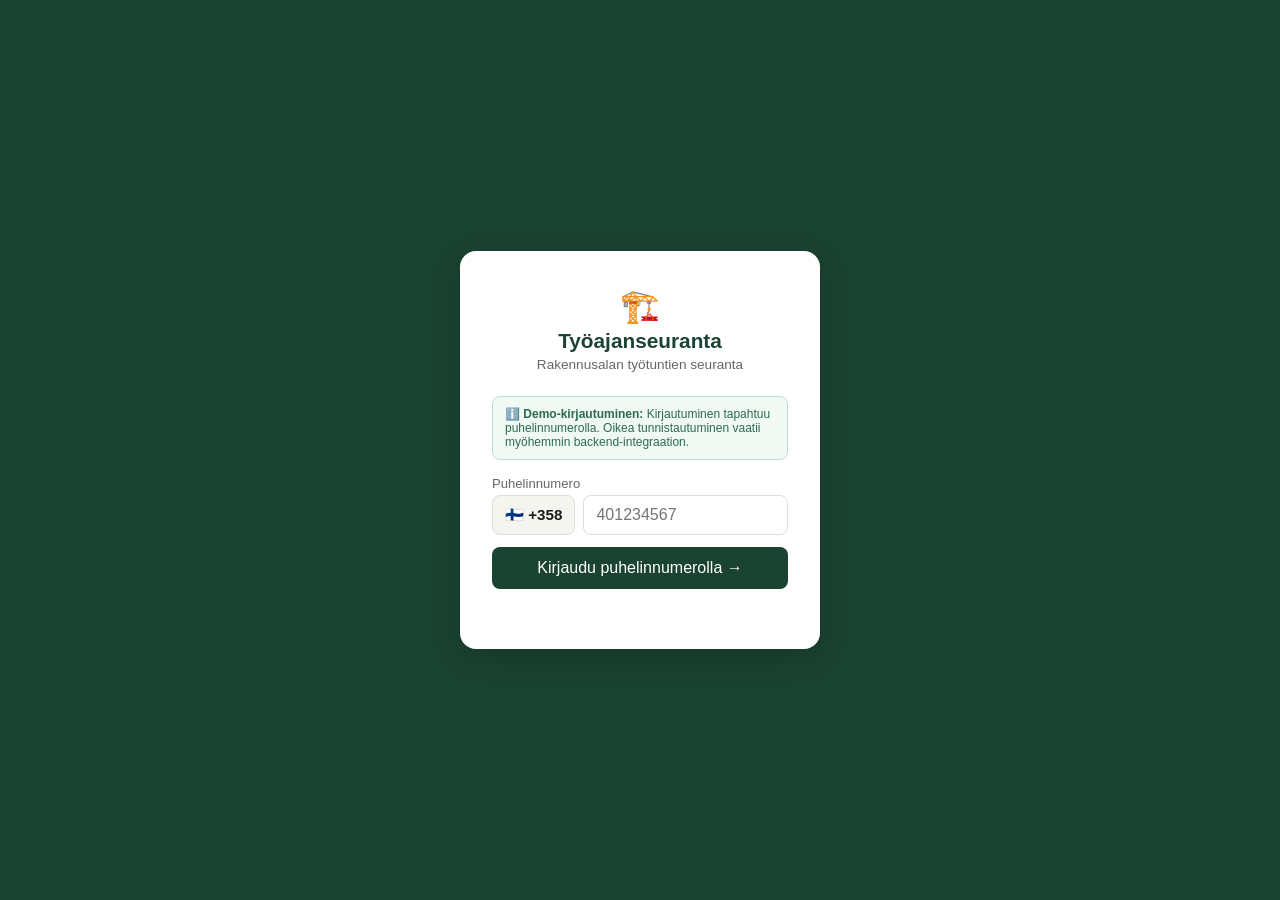
<file: index.html>
<!DOCTYPE html>
<html lang="fi">
<head>
<meta charset="UTF-8">
<meta name="viewport" content="width=device-width, initial-scale=1.0">
<title>Työajanseuranta</title>
<style>
:root {
  --primary: #1B4332;
  --primary-light: #2D6A4F;
  --accent: #D4A017;
  --danger: #B23A2E;
  --success: #2D6A4F;
  --warn: #C07A00;
  --bg: #F5F5F0;
  --card: #FFFFFF;
  --border: #DDD;
  --text: #1A1A1A;
  --muted: #666;
  --radius: 10px;
  --shadow: 0 2px 8px rgba(0,0,0,.08);
}
* { box-sizing: border-box; margin: 0; padding: 0; }
body { font-family: -apple-system, BlinkMacSystemFont, 'Segoe UI', sans-serif; background: var(--bg); color: var(--text); font-size: 15px; min-height: 100vh; }

/* ── Login ── */
#loginScreen { display: flex; align-items: center; justify-content: center; min-height: 100vh; background: var(--primary); padding: 16px; }
.login-box { background: #fff; border-radius: 16px; padding: 36px 32px; width: 100%; max-width: 360px; text-align: center; box-shadow: 0 8px 32px rgba(0,0,0,.2); }
.login-logo { font-size: 2rem; margin-bottom: 4px; }
.login-title { font-size: 1.3rem; font-weight: 700; color: var(--primary); margin-bottom: 4px; }
.login-sub { font-size: .85rem; color: var(--muted); margin-bottom: 24px; }

/* Login steps */
.login-step { display: none; }
.login-step.active { display: block; }

.phone-input-row { display: flex; gap: 8px; margin-bottom: 12px; }
.phone-prefix { padding: 10px 12px; border: 1px solid var(--border); border-radius: 8px; background: var(--bg); font-size: .95rem; color: var(--text); font-weight: 600; white-space: nowrap; }
.phone-inp { flex: 1; padding: 10px 12px; border: 1px solid var(--border); border-radius: 8px; font-size: 1rem; width: 100%; }
.phone-inp:focus { outline: none; border-color: var(--primary); }

.demo-note { background: #f0f9f4; border: 1px solid #b7dfca; border-radius: 8px; padding: 10px 12px; font-size: .75rem; color: #2D6A4F; margin-bottom: 16px; text-align: left; }

.login-err { color: var(--danger); font-size: .85rem; margin-top: 8px; min-height: 1.2em; text-align: left; }
.login-back { background: none; border: none; color: var(--muted); font-size: .85rem; cursor: pointer; margin-top: 8px; text-decoration: underline; }

.status-card { border-radius: 12px; padding: 20px; margin-bottom: 16px; text-align: center; }
.status-card.pending { background: #fffbe6; border: 2px solid var(--accent); }
.status-card.blocked { background: #fde8e6; border: 2px solid var(--danger); }
.status-icon { font-size: 2.5rem; margin-bottom: 8px; }
.status-title { font-size: 1.1rem; font-weight: 700; margin-bottom: 6px; }
.status-text { font-size: .85rem; color: var(--muted); line-height: 1.5; }

/* ── App shell ── */
#app { display: none; min-height: 100vh; flex-direction: column; }
#app.visible { display: flex; }
.app-header { background: var(--primary); color: #fff; padding: 0 16px; height: 56px; display: flex; align-items: center; justify-content: space-between; position: sticky; top: 0; z-index: 100; }
.app-title { font-weight: 700; font-size: 1.05rem; }
.header-right { display: flex; align-items: center; gap: 12px; font-size: .85rem; }
.logout-btn { background: rgba(255,255,255,.15); border: none; color: #fff; padding: 6px 12px; border-radius: 6px; cursor: pointer; font-size: .8rem; }
.logout-btn:hover { background: rgba(255,255,255,.25); }
.app-body { display: flex; flex: 1; overflow: hidden; }

/* ── Sidebar ── */
.sidebar { width: 200px; background: var(--card); border-right: 1px solid var(--border); display: flex; flex-direction: column; padding: 12px 0; }
.nav-item { display: flex; align-items: center; gap: 10px; padding: 11px 18px; cursor: pointer; transition: background .15s; font-size: .92rem; color: var(--text); border: none; background: none; width: 100%; text-align: left; }
.nav-item:hover { background: var(--bg); }
.nav-item.active { background: #e8f5ee; color: var(--primary); font-weight: 600; }
.nav-sep { height: 1px; background: var(--border); margin: 8px 12px; }
.nav-admin-label { font-size: .72rem; text-transform: uppercase; letter-spacing: .08em; color: var(--muted); padding: 6px 18px 2px; }

/* ── Main content ── */
.main-content { flex: 1; overflow-y: auto; padding: 20px; }

/* ── Panels ── */
.panel { display: none; }
.panel.active { display: block; }
.panel-header { display: flex; align-items: center; justify-content: space-between; margin-bottom: 16px; }
.panel-title { font-size: 1.25rem; font-weight: 700; color: var(--primary); }

/* ── Cards ── */
.card { background: var(--card); border-radius: var(--radius); box-shadow: var(--shadow); padding: 16px; margin-bottom: 12px; }
.card-title { font-weight: 600; font-size: .95rem; margin-bottom: 10px; color: var(--primary); }

/* ── Buttons ── */
.btn { display: inline-flex; align-items: center; gap: 6px; padding: 9px 16px; border-radius: 8px; border: none; cursor: pointer; font-size: .88rem; font-weight: 500; transition: opacity .15s, transform .1s; }
.btn:active { transform: scale(.97); }
.btn-primary { background: var(--primary); color: #fff; }
.btn-primary:hover { background: var(--primary-light); }
.btn-green { background: var(--success); color: #fff; }
.btn-danger { background: var(--danger); color: #fff; }
.btn-warn { background: var(--warn); color: #fff; }
.btn-ghost { background: transparent; border: 1px solid var(--border); color: var(--text); }
.btn-ghost:hover { background: var(--bg); }
.btn-sm { padding: 6px 12px; font-size: .82rem; }
.btn-row { display: flex; gap: 8px; flex-wrap: wrap; }
.btn-full { width: 100%; justify-content: center; padding: 12px; font-size: 1rem; }

/* ── Forms ── */
.inp { width: 100%; padding: 9px 12px; border: 1px solid var(--border); border-radius: 8px; font-size: .88rem; background: #fff; }
.inp:focus { outline: none; border-color: var(--primary); }
.inp-sm { padding: 7px 10px; font-size: .82rem; }
.form-row { display: grid; grid-template-columns: 1fr 1fr; gap: 12px; margin-bottom: 12px; }
.form-group { margin-bottom: 12px; }
.form-label { font-size: .82rem; color: var(--muted); margin-bottom: 4px; display: block; }
select.inp { appearance: none; background-image: url("data:image/svg+xml,%3Csvg xmlns='http://www.w3.org/2000/svg' width='12' height='8' viewBox='0 0 12 8'%3E%3Cpath d='M1 1l5 5 5-5' stroke='%23666' stroke-width='1.5' fill='none'/%3E%3C/svg%3E"); background-repeat: no-repeat; background-position: right 10px center; padding-right: 28px; }

/* ── Stat boxes ── */
.stat-row { display: grid; grid-template-columns: repeat(auto-fit, minmax(120px, 1fr)); gap: 12px; }
.stat-box { background: var(--card); border-radius: var(--radius); box-shadow: var(--shadow); padding: 16px; text-align: center; }
.stat-box.stat-warn { border: 2px solid var(--accent); }
.stat-val { font-size: 1.6rem; font-weight: 700; color: var(--primary); }
.stat-lbl { font-size: .78rem; color: var(--muted); margin-top: 2px; }
.mt-3 { margin-top: 12px; }
.mt-4 { margin-top: 20px; }

/* ── Timer ── */
.timer-display { font-size: 3rem; font-weight: 700; color: var(--primary); text-align: center; padding: 20px 0; font-variant-numeric: tabular-nums; }
.shift-active { border-left: 4px solid var(--success); }

/* ── Calendar ── */
.cal-nav { display: flex; align-items: center; justify-content: space-between; margin-bottom: 12px; }
.cal-nav-btn { background: none; border: 1px solid var(--border); border-radius: 6px; padding: 6px 12px; cursor: pointer; }
.view-tabs { display: flex; gap: 4px; background: var(--bg); border-radius: 8px; padding: 3px; }
.view-tab { padding: 6px 14px; border-radius: 6px; cursor: pointer; font-size: .85rem; border: none; background: none; }
.view-tab.active { background: var(--card); font-weight: 600; box-shadow: var(--shadow); }
.cal-grid { display: grid; gap: 1px; background: var(--border); border: 1px solid var(--border); border-radius: 8px; overflow: hidden; }
.cal-day-header { background: var(--primary); color: #fff; padding: 8px; text-align: center; font-size: .78rem; font-weight: 600; }
.cal-cell { background: var(--card); padding: 6px; min-height: 80px; }
.cal-cell.today { background: #f0f9f4; }
.cal-cell.other-month { opacity: .5; }
.cal-date { font-size: .78rem; font-weight: 600; color: var(--muted); }
.cal-entry-chip { font-size: .7rem; background: var(--primary); color: #fff; border-radius: 4px; padding: 1px 5px; margin-top: 2px; cursor: pointer; white-space: nowrap; overflow: hidden; text-overflow: ellipsis; }
.day-entry-row { display: flex; align-items: center; gap: 12px; padding: 10px 14px; background: var(--card); border-radius: 8px; border-left: 4px solid var(--primary); cursor: pointer; box-shadow: var(--shadow); margin-bottom: 8px; }

/* ── Tables ── */
.data-table { width: 100%; border-collapse: collapse; font-size: .88rem; }
.data-table th { text-align: left; padding: 10px 12px; background: var(--bg); font-weight: 600; font-size: .78rem; text-transform: uppercase; letter-spacing: .05em; color: var(--muted); border-bottom: 1px solid var(--border); }
.data-table td { padding: 10px 12px; border-bottom: 1px solid var(--border); vertical-align: middle; }
.data-table tr:last-child td { border-bottom: none; }
.data-table tr:hover td { background: #fafafa; }
.row-inactive td { opacity: .6; }
.row-actions { display: flex; gap: 4px; }
.icon-btn { background: none; border: none; cursor: pointer; padding: 4px 6px; border-radius: 4px; font-size: .95rem; }
.icon-btn:hover { background: var(--bg); }

/* ── Badges ── */
.role-badge { display: inline-block; padding: 2px 8px; border-radius: 20px; font-size: .72rem; font-weight: 600; text-transform: uppercase; letter-spacing: .05em; }
.role-admin { background: #fff3cd; color: #856404; }
.role-supervisor { background: #e0e7ff; color: #3730a3; }
.role-worker { background: #e8f5ee; color: var(--primary); }
.status-badge { display: inline-block; padding: 2px 8px; border-radius: 20px; font-size: .72rem; font-weight: 600; }
.status-approved, .status-active { background: #e8f5ee; color: var(--success); }
.status-rejected, .status-blocked { background: #fde8e6; color: var(--danger); }
.status-submitted, .status-pending { background: #fff3cd; color: #856404; }

/* ── Modal ── */
.modal-bg { display: none; position: fixed; inset: 0; background: rgba(0,0,0,.5); z-index: 1000; align-items: center; justify-content: center; padding: 16px; }
.modal-bg.open { display: flex; }
.modal { background: var(--card); border-radius: 14px; width: 100%; max-width: 500px; max-height: 90vh; overflow-y: auto; box-shadow: 0 8px 32px rgba(0,0,0,.2); }
.modal-header { padding: 18px 20px 12px; border-bottom: 1px solid var(--border); display: flex; align-items: center; justify-content: space-between; }
.modal-title { font-weight: 700; font-size: 1.05rem; }
.modal-close { background: none; border: none; font-size: 1.4rem; cursor: pointer; color: var(--muted); line-height: 1; }
.modal-body { padding: 20px; }
.modal-footer { padding: 12px 20px; border-top: 1px solid var(--border); display: flex; justify-content: flex-end; gap: 8px; }

/* ── Toast ── */
#toastContainer { position: fixed; bottom: 20px; right: 20px; z-index: 9999; display: flex; flex-direction: column; gap: 8px; }
.toast { background: #333; color: #fff; padding: 10px 16px; border-radius: 8px; font-size: .88rem; min-width: 200px; animation: slideIn .2s; }
.toast.success { background: var(--success); }
.toast.error { background: var(--danger); }
.toast.warn { background: var(--warn); }
.toast.info { background: #0077cc; }
@keyframes slideIn { from { opacity: 0; transform: translateY(10px); } to { opacity: 1; transform: translateY(0); } }

/* ── Misc ── */
.search-row, .filter-row { display: flex; gap: 8px; margin-bottom: 12px; flex-wrap: wrap; }
.empty-msg { color: var(--muted); text-align: center; padding: 32px; font-size: .9rem; }
.worker-row { display: flex; align-items: center; justify-content: space-between; padding: 10px 0; border-bottom: 1px solid var(--border); }
.worker-row:last-child { border-bottom: none; }
.worker-name { font-weight: 600; font-size: .9rem; }
.worker-sites { font-size: .78rem; color: var(--muted); }
.worker-hours { font-size: 1.05rem; font-weight: 700; color: var(--muted); }
.worker-hours.has-hours { color: var(--primary); }
.pending-row { padding: 10px 0; border-bottom: 1px solid var(--border); cursor: pointer; }
.pending-row:last-child { border-bottom: none; }
.quick-actions { display: flex; gap: 10px; flex-wrap: wrap; }
.gps-status { font-size: .82rem; color: var(--muted); margin-top: 6px; padding: 6px 10px; background: var(--bg); border-radius: 6px; }
.report-summary { display: grid; grid-template-columns: repeat(auto-fit, minmax(100px, 1fr)); gap: 10px; margin-bottom: 16px; }
.report-stat { text-align: center; padding: 12px; background: var(--bg); border-radius: 8px; }
.report-stat .val { font-size: 1.3rem; font-weight: 700; color: var(--primary); }
.report-stat .lbl { font-size: .75rem; color: var(--muted); }

/* ── Workers approval ── */
.approval-card { border: 2px solid var(--accent); border-radius: 10px; padding: 14px; margin-bottom: 10px; }
.approval-card-title { font-weight: 600; font-size: .95rem; margin-bottom: 4px; }
.approval-card-sub { font-size: .8rem; color: var(--muted); margin-bottom: 10px; }

/* ── Mobile bottom nav ── */
.bottom-nav { display: none; }

@media (max-width: 700px) {
  .sidebar { display: none; }
  .bottom-nav { display: flex; position: fixed; bottom: 0; left: 0; right: 0; background: var(--card); border-top: 1px solid var(--border); z-index: 100; }
  .bottom-nav-item { flex: 1; display: flex; flex-direction: column; align-items: center; padding: 8px 4px; font-size: .65rem; cursor: pointer; border: none; background: none; color: var(--muted); gap: 2px; }
  .bottom-nav-item.active { color: var(--primary); }
  .bottom-nav-item .icon { font-size: 1.3rem; }
  .main-content { padding: 12px; padding-bottom: 80px; }
  .form-row { grid-template-columns: 1fr; }
  .stat-row { grid-template-columns: 1fr 1fr; }
  .data-table { font-size: .78rem; }
  .data-table th, .data-table td { padding: 7px 8px; }
  .login-box { padding: 28px 20px; }
}
</style>
</head>
<body>

<!-- ── Login ── -->
<div id="loginScreen">
  <div class="login-box">
    <div class="login-logo">🏗️</div>
    <div class="login-title">Työajanseuranta</div>
    <div class="login-sub">Rakennusalan työtuntien seuranta</div>

    <!-- Step 1: Phone login / registration -->
    <div class="login-step active" id="stepPhone">
      <div class="demo-note">ℹ️ <strong>Demo-kirjautuminen:</strong> Kirjautuminen tapahtuu puhelinnumerolla. Oikea tunnistautuminen vaatii myöhemmin backend-integraation.</div>
      <div class="form-group" style="text-align:left">
        <label class="form-label">Puhelinnumero</label>
        <div class="phone-input-row">
          <span class="phone-prefix">🇫🇮 +358</span>
          <input class="phone-inp" id="phoneInp" type="tel" placeholder="401234567" maxlength="15" inputmode="tel">
        </div>
      </div>
      <button class="btn btn-primary btn-full" onclick="handlePhoneSubmit()">Kirjaudu puhelinnumerolla →</button>
      <div class="login-err" id="phoneErr"></div>
    </div>

    <!-- Step 2: New user registration -->
    <div class="login-step" id="stepRegister">
      <div style="font-size:.85rem;color:var(--muted);margin-bottom:16px;text-align:left">Numeroa ei löydy järjestelmästä. Luo uusi profiili:</div>
      <div class="form-group"><label class="form-label">Nimi *</label><input class="inp" id="regName" placeholder="Etunimi Sukunimi"></div>
      <div class="form-group"><label class="form-label">Puhelinnumero</label><input class="inp" id="regPhone" readonly style="background:var(--bg);color:var(--muted)"></div>
      <div class="form-group"><label class="form-label">Yritys</label><input class="inp" id="regCompany" placeholder="Rakennusliike Oy"></div>
      <div class="form-group"><label class="form-label">Rooli</label>
        <select class="inp" id="regRole">
          <option value="worker">Työntekijä</option>
          <option value="supervisor">Mestari / Työnjohtaja</option>
          <option value="admin">Admin</option>
        </select>
      </div>
      <button class="btn btn-primary btn-full" onclick="handleRegister()">Rekisteröidy</button>
      <div class="login-err" id="regErr"></div>
      <button class="login-back" onclick="goLoginStep('stepPhone')">← Takaisin</button>
    </div>

    <!-- Step 3: Pending approval -->
    <div class="login-step" id="stepPending">
      <div class="status-card pending">
        <div class="status-icon">⏳</div>
        <div class="status-title" style="color:var(--warn)">Tili odottaa hyväksyntää</div>
        <div class="status-text">Rekisteröitymisesi on lähetetty ylläpidolle. Saat ilmoituksen, kun tilisi on hyväksytty.<br><br>Ota yhteyttä työnjohtajaasi jos prosessi kestää.</div>
      </div>
      <button class="btn btn-ghost btn-full" onclick="goLoginStep('stepPhone')">← Takaisin</button>
    </div>

    <!-- Step 5: Blocked -->
    <div class="login-step" id="stepBlocked">
      <div class="status-card blocked">
        <div class="status-icon">🚫</div>
        <div class="status-title" style="color:var(--danger)">Tili estetty</div>
        <div class="status-text">Tilisi on estetty. Ota yhteyttä ylläpitoon.</div>
      </div>
      <button class="btn btn-ghost btn-full" onclick="goLoginStep('stepPhone')">← Takaisin</button>
    </div>
  </div>
</div>

<!-- ── App ── -->
<div id="app">
  <header class="app-header">
    <div class="app-title">🏗️ Työajanseuranta</div>
    <div class="header-right">
      <span id="headerUser"></span>
      <button class="logout-btn" onclick="logout()">Kirjaudu ulos</button>
    </div>
  </header>

  <div class="app-body">
    <nav class="sidebar">
      <button class="nav-item" data-panel="home" onclick="switchPanel('home')">🏠 Etusivu</button>
      <button class="nav-item" data-panel="timer" onclick="switchPanel('timer')">⏱ Ajastin</button>
      <button class="nav-item" data-panel="calendar" onclick="switchPanel('calendar')">📅 Kalenteri</button>
      <button class="nav-item" data-panel="reports" onclick="switchPanel('reports')">📊 Raportit</button>
      <div class="nav-sep" id="adminSep" style="display:none"></div>
      <div class="nav-admin-label" id="adminLabel" style="display:none">Hallinta</div>
      <button class="nav-item" data-panel="workers" id="navWorkers" style="display:none" onclick="switchPanel('workers')">👷 Työntekijät</button>
      <button class="nav-item" data-panel="customers" id="navCustomers" style="display:none" onclick="switchPanel('customers')">🏢 Asiakkaat</button>
      <button class="nav-item" data-panel="sites" id="navSites" style="display:none" onclick="switchPanel('sites')">📍 Työkohteet</button>
      <div class="nav-sep"></div>
      <button class="nav-item" data-panel="settings" onclick="switchPanel('settings')">⚙️ Asetukset</button>
    </nav>

    <main class="main-content">
      <div id="panel-home" class="panel"></div>
      <div id="panel-timer" class="panel"></div>
      <div id="panel-calendar" class="panel"></div>
      <div id="panel-reports" class="panel"></div>
      <div id="panel-workers" class="panel"></div>
      <div id="panel-customers" class="panel"></div>
      <div id="panel-sites" class="panel"></div>
      <div id="panel-settings" class="panel"></div>
    </main>
  </div>

  <nav class="bottom-nav">
    <button class="bottom-nav-item" data-panel="home" onclick="switchPanel('home')"><span class="icon">🏠</span>Koti</button>
    <button class="bottom-nav-item" data-panel="timer" onclick="switchPanel('timer')"><span class="icon">⏱</span>Ajastin</button>
    <button class="bottom-nav-item" data-panel="calendar" onclick="switchPanel('calendar')"><span class="icon">📅</span>Kalenteri</button>
    <button class="bottom-nav-item" data-panel="reports" onclick="switchPanel('reports')"><span class="icon">📊</span>Raportit</button>
    <button class="bottom-nav-item" data-panel="settings" onclick="switchPanel('settings')"><span class="icon">⚙️</span>Asetukset</button>
  </nav>
</div>

<!-- Modals -->
<div class="modal-bg" id="workerModal">
  <div class="modal">
    <div class="modal-header"><span class="modal-title" id="workerModalTitle">Työntekijä</span><button class="modal-close" onclick="closeModal('workerModal')">×</button></div>
    <div class="modal-body">
      <div class="form-row">
        <div class="form-group"><label class="form-label">Nimi *</label><input class="inp" id="wf_name"></div>
        <div class="form-group"><label class="form-label">Rooli</label>
          <select class="inp" id="wf_role">
            <option value="worker">Työntekijä</option>
            <option value="supervisor">Mestari</option>
            <option value="admin">Admin</option>
          </select>
        </div>
      </div>
      <div class="form-row">
        <div class="form-group"><label class="form-label">Puhelin *</label><input class="inp" id="wf_phone" placeholder="+358401234567"></div>
        <div class="form-group"><label class="form-label">Sähköposti</label><input class="inp" id="wf_email" type="email"></div>
      </div>
      <div class="form-row">
        <div class="form-group"><label class="form-label">Yritys</label><input class="inp" id="wf_company"></div>
        <div class="form-group"><label class="form-label">Tila</label>
          <select class="inp" id="wf_status">
            <option value="active">Aktiivinen</option>
            <option value="pending">Odottaa hyväksyntää</option>
            <option value="blocked">Estetty</option>
          </select>
        </div>
      </div>
      <div class="form-row">
        <div class="form-group"><label class="form-label">Tuntipalkka €/h</label><input class="inp" id="wf_hourlyRate" type="number" step="0.01" min="0"></div>
        <div class="form-group"><label class="form-label">Ylityökerroin</label><input class="inp" id="wf_overtimeMultiplier" type="number" step="0.1" min="1" value="1.5"></div>
      </div>
    </div>
    <div class="modal-footer"><button class="btn btn-ghost" onclick="closeModal('workerModal')">Peruuta</button><button class="btn btn-primary" onclick="saveWorker()">Tallenna</button></div>
  </div>
</div>

<div class="modal-bg" id="customerModal">
  <div class="modal">
    <div class="modal-header"><span class="modal-title" id="customerModalTitle">Asiakas</span><button class="modal-close" onclick="closeModal('customerModal')">×</button></div>
    <div class="modal-body">
      <div class="form-group"><label class="form-label">Yrityksen nimi *</label><input class="inp" id="cf_name"></div>
      <div class="form-row">
        <div class="form-group"><label class="form-label">Yhteyshenkilö</label><input class="inp" id="cf_contactPerson"></div>
        <div class="form-group"><label class="form-label">Y-tunnus</label><input class="inp" id="cf_businessId"></div>
      </div>
      <div class="form-row">
        <div class="form-group"><label class="form-label">Sähköposti</label><input class="inp" id="cf_email" type="email"></div>
        <div class="form-group"><label class="form-label">Puhelin</label><input class="inp" id="cf_phone"></div>
      </div>
      <div class="form-row">
        <div class="form-group"><label class="form-label">Osoite</label><input class="inp" id="cf_address"></div>
        <div class="form-group"><label class="form-label">Kaupunki</label><input class="inp" id="cf_city"></div>
      </div>
      <div class="form-group"><label class="form-label">Muistiinpanot</label><textarea class="inp" id="cf_notes" rows="2"></textarea></div>
    </div>
    <div class="modal-footer"><button class="btn btn-ghost" onclick="closeModal('customerModal')">Peruuta</button><button class="btn btn-primary" onclick="saveCustomer()">Tallenna</button></div>
  </div>
</div>

<div class="modal-bg" id="siteModal">
  <div class="modal">
    <div class="modal-header"><span class="modal-title" id="siteModalTitle">Työkohde</span><button class="modal-close" onclick="closeModal('siteModal')">×</button></div>
    <div class="modal-body">
      <div class="form-group"><label class="form-label">Kohteen nimi *</label><input class="inp" id="sf_name"></div>
      <div class="form-group"><label class="form-label">Asiakas *</label><select class="inp" id="sf_customerId"><option value="">– Asiakas –</option></select></div>
      <div class="form-row">
        <div class="form-group"><label class="form-label">Osoite</label><input class="inp" id="sf_address"></div>
        <div class="form-group"><label class="form-label">Kaupunki</label><input class="inp" id="sf_city"></div>
      </div>
      <div class="form-row">
        <div class="form-group"><label class="form-label">GPS Lat</label><input class="inp" id="sf_lat" type="number" step="any"></div>
        <div class="form-group"><label class="form-label">GPS Lon</label><input class="inp" id="sf_lon" type="number" step="any"></div>
      </div>
      <div class="form-row">
        <div class="form-group"><label class="form-label">GPS Säde (m)</label><input class="inp" id="sf_gpsRadius" type="number" value="200"></div>
        <div class="form-group"><label class="form-label">Tila</label><select class="inp" id="sf_status"><option value="active">Aktiivinen</option><option value="done">Valmis</option></select></div>
      </div>
      <div class="form-group"><label class="form-label">Muistiinpanot</label><textarea class="inp" id="sf_notes" rows="2"></textarea></div>
    </div>
    <div class="modal-footer"><button class="btn btn-ghost" onclick="closeModal('siteModal')">Peruuta</button><button class="btn btn-primary" onclick="saveSite()">Tallenna</button></div>
  </div>
</div>

<div class="modal-bg" id="entryDetailModal">
  <div class="modal">
    <div class="modal-header"><span class="modal-title">Kirjauksen tiedot</span><button class="modal-close" onclick="closeModal('entryDetailModal')">×</button></div>
    <div class="modal-body" id="entryDetailBody"></div>
    <div class="modal-footer" id="entryDetailFooter"></div>
  </div>
</div>

<div id="toastContainer"></div>

<script>
// ══════════════════════════════════════════════════
// DB
// ══════════════════════════════════════════════════
var P = 'wt_';
var db = {
  _t: function(n) { try { return JSON.parse(localStorage.getItem(P+n)||'[]'); } catch(e) { return []; } },
  _s: function(n,r) { localStorage.setItem(P+n, JSON.stringify(r)); },
  list: function(n,f) { var r=this._t(n); return f?r.filter(f):r; },
  get: function(n,id) { return this._t(n).find(function(r){return r.id===id;})||null; },
  insert: function(n,row) {
    var rows=this._t(n);
    var nr=Object.assign({id:(typeof crypto!=='undefined'&&crypto.randomUUID?crypto.randomUUID():Math.random().toString(36).slice(2)),createdAt:new Date().toISOString()},row);
    rows.push(nr); this._s(n,rows); return nr;
  },
  update: function(n,id,ch) {
    var rows=this._t(n),idx=rows.findIndex(function(r){return r.id===id;});
    if(idx!==-1){rows[idx]=Object.assign({},rows[idx],ch,{updatedAt:new Date().toISOString()});this._s(n,rows);}
    return rows[idx]||null;
  },
  remove: function(n,id) { this._s(n,this._t(n).filter(function(r){return r.id!==id;})); },
  resetAll: function() {
    ['workers','customers','sites','entries','verification_logs','device_logs'].forEach(function(t){localStorage.removeItem(P+t);});
  },
  export: function() {
    var o={};
    ['workers','customers','sites','entries'].forEach(function(t){o[t]=db._t(t);});
    return o;
  },
  import: function(snap) { Object.keys(snap).forEach(function(t){db._s(t,snap[t]);}); }
};

// ══════════════════════════════════════════════════
// DEVICE FINGERPRINT
// ══════════════════════════════════════════════════
function getDeviceId() {
  var k = P+'device_id';
  var id = localStorage.getItem(k);
  if (!id) {
    id = typeof crypto!=='undefined'&&crypto.randomUUID ? crypto.randomUUID() : Math.random().toString(36).slice(2)+Date.now().toString(36);
    localStorage.setItem(k, id);
  }
  return id;
}

// ══════════════════════════════════════════════════
// SEED
// ══════════════════════════════════════════════════
function seedIfEmpty() {
  if (db.list('workers').length > 0) return;
  db.insert('workers',{name:'Sergei',role:'admin',phone:'+358466444935',email:'',company:'',hourlyRate:0,overtimeMultiplier:1.5,status:'active',active:true});
  var w1=db.insert('workers',{name:'Matti Virtanen',role:'admin',phone:'+358401234567',email:'matti@example.fi',company:'Rakennusliike Oy',hourlyRate:22,overtimeMultiplier:1.5,status:'active',active:true});
  var w2=db.insert('workers',{name:'Juha Korhonen',role:'supervisor',phone:'+358402345678',email:'juha@example.fi',company:'Rakennusliike Oy',hourlyRate:20,overtimeMultiplier:1.5,status:'active',active:true});
  var w3=db.insert('workers',{name:'Sari Mäkinen',role:'worker',phone:'+358403456789',email:'sari@example.fi',company:'Rakennusliike Oy',hourlyRate:18,overtimeMultiplier:1.5,status:'active',active:true});
  var w4=db.insert('workers',{name:'Pekka Leinonen',role:'worker',phone:'+358404567890',email:'pekka@example.fi',company:'Rakennusliike Oy',hourlyRate:16,overtimeMultiplier:1.5,status:'active',active:true});
  var c1=db.insert('customers',{name:'Rakennusliike Oy',contactPerson:'Kari Niemi',email:'kari@rakennus.fi',phone:'09-1234567',address:'Mannerheimintie 1',city:'Helsinki',businessId:'1234567-8',active:true});
  var c2=db.insert('customers',{name:'Kiinteistö Oy Vantaa',contactPerson:'Liisa Salo',email:'liisa@kiint.fi',phone:'09-2345678',address:'Tikkurilantie 5',city:'Vantaa',businessId:'2345678-9',active:true});
  var c3=db.insert('customers',{name:'Espoo Rakennus Oy',contactPerson:'Timo Lehtinen',email:'timo@espoor.fi',phone:'09-3456789',address:'Espoonkatu 10',city:'Espoo',businessId:'3456789-0',active:true});
  var s1=db.insert('sites',{name:'Helsinki Kamppi A',customerId:c1.id,address:'Urho Kekkosen katu 1',city:'Helsinki',lat:60.1699,lon:24.9384,gpsRadius:200,status:'active'});
  var s2=db.insert('sites',{name:'Helsinki Töölö B',customerId:c1.id,address:'Runeberginkatu 12',city:'Helsinki',lat:60.1764,lon:24.9233,gpsRadius:150,status:'active'});
  var s3=db.insert('sites',{name:'Vantaa Toimisto',customerId:c2.id,address:'Tikkurilantie 5',city:'Vantaa',lat:60.2925,lon:25.0448,gpsRadius:200,status:'active'});
  var s4=db.insert('sites',{name:'Vantaa Varasto',customerId:c2.id,address:'Teollisuustie 3',city:'Vantaa',lat:60.2881,lon:25.0391,gpsRadius:300,status:'active'});
  var s5=db.insert('sites',{name:'Espoo Leppävaara',customerId:c3.id,address:'Espoonkatu 10',city:'Espoo',lat:60.2189,lon:24.8139,gpsRadius:200,status:'active'});
  db.insert('sites',{name:'Espoo Renovointi',customerId:c3.id,address:'Piispansilta 11',city:'Espoo',lat:60.2122,lon:24.8025,gpsRadius:200,status:'done'});
  var workers=[w1,w2,w3,w4], sites=[s1,s2,s3,s4,s5];
  var cats=['installation','demolition','cleaning','transport','other'];
  var stats=['approved','approved','submitted','approved','approved'];
  var hours=[7,8,6,9,7,8,6,7,8];
  var offsets=[0,1,2,3,5,6,7,8,9];
  for(var i=0;i<offsets.length;i++){
    var dt=new Date(); dt.setDate(dt.getDate()-offsets[i]);
    var ds=dt.toISOString().slice(0,10);
    var h=hours[i], bk=30;
    db.insert('entries',{workerId:workers[i%4].id,siteId:sites[i%5].id,date:ds,startTime:'07:00',endTime:'0'+(7+h)+':00',breakMinutes:bk,netMs:(h*60-bk)*60000,category:cats[i%5],notes:'',status:stats[i%5]});
  }
}

// ══════════════════════════════════════════════════
// UTILS
// ══════════════════════════════════════════════════
function esc(v) { return String(v==null?'':v).replace(/&/g,'&amp;').replace(/</g,'&lt;').replace(/>/g,'&gt;'); }
function fmtMs(ms) { var m=Math.floor(ms/60000),h=Math.floor(m/60); return h+':'+(m%60<10?'0':'')+(m%60); }
function fmtDate(d) { if(!d) return ''; var p=d.split('-'); return p[2]+'.'+p[1]+'.'+p[0]; }

function toast(msg,type) {
  var c=document.getElementById('toastContainer');
  var t=document.createElement('div');
  t.className='toast '+(type||'info');
  t.textContent=msg;
  c.appendChild(t);
  setTimeout(function(){if(t.parentNode)t.parentNode.removeChild(t);},3500);
}
function openModal(id) { var m=document.getElementById(id); if(m) m.classList.add('open'); }
function closeModal(id) { var m=document.getElementById(id); if(m) m.classList.remove('open'); }
document.addEventListener('click',function(e){ if(e.target.classList.contains('modal-bg')) e.target.classList.remove('open'); });

function gpsDistance(lat1,lon1,lat2,lon2) {
  var R=6371000, dLat=(lat2-lat1)*Math.PI/180, dLon=(lon2-lon1)*Math.PI/180;
  var a=Math.sin(dLat/2)*Math.sin(dLat/2)+Math.cos(lat1*Math.PI/180)*Math.cos(lat2*Math.PI/180)*Math.sin(dLon/2)*Math.sin(dLon/2);
  return R*2*Math.atan2(Math.sqrt(a),Math.sqrt(1-a));
}
function getCurrentPosition() {
  return new Promise(function(resolve,reject){
    if(!navigator.geolocation){reject(new Error('GPS ei tuettu'));return;}
    navigator.geolocation.getCurrentPosition(
      function(p){resolve({lat:p.coords.latitude,lon:p.coords.longitude,acc:p.coords.accuracy});},
      function(e){reject(e);},{enableHighAccuracy:true,timeout:10000}
    );
  });
}
var CATEGORIES={installation:'Asennus',demolition:'Purkutyö',cleaning:'Siivous',transport:'Kuljetus',material_handling:'Materiaalien käsittely',planning:'Suunnittelu',inspection:'Tarkastus',other:'Muu'};
var STATUS_LABELS={submitted:'Lähetetty',approved:'Hyväksytty',rejected:'Hylätty'};

// ══════════════════════════════════════════════════
// AUTH — Phone-only login (demo)
// Phone number login is demo-only. Real identity verification requires backend authentication later.
// ══════════════════════════════════════════════════
var _session=null;
var _pendingPhone='';

function normalizePhone(raw) {
  var n = raw.replace(/\s/g,'');
  if (n.startsWith('0')) n = '+358' + n.slice(1);
  if (!n.startsWith('+')) n = '+358' + n;
  return n;
}

function goLoginStep(stepId) {
  document.querySelectorAll('.login-step').forEach(function(el){el.classList.remove('active');});
  var el = document.getElementById(stepId);
  if (el) el.classList.add('active');
}

function handlePhoneSubmit() {
  var raw = document.getElementById('phoneInp').value.trim();
  document.getElementById('phoneErr').textContent = '';
  if (!raw) { document.getElementById('phoneErr').textContent = 'Syötä puhelinnumero.'; return; }
  _pendingPhone = normalizePhone(raw);

  var workers = db.list('workers');
  var worker = workers.find(function(w){ return normalizePhone(w.phone||'') === _pendingPhone; });

  if (worker) {
    if (worker.status === 'pending') { goLoginStep('stepPending'); return; }
    if (worker.status === 'blocked') { goLoginStep('stepBlocked'); return; }
    var deviceId = getDeviceId();
    db.insert('device_logs', {workerId: worker.id, deviceId: deviceId, type: 'login', timestamp: new Date().toISOString()});
    saveSession({workerId: worker.id, workerName: worker.name, role: worker.role, deviceId: deviceId});
    showApp();
  } else {
    var regPhone = document.getElementById('regPhone');
    if (regPhone) regPhone.value = _pendingPhone;
    document.getElementById('regErr').textContent = '';
    document.getElementById('regName').value = '';
    document.getElementById('regCompany').value = '';
    goLoginStep('stepRegister');
  }
}

function handleRegister() {
  var name = document.getElementById('regName').value.trim();
  var company = document.getElementById('regCompany').value.trim();
  var role = document.getElementById('regRole').value;
  document.getElementById('regErr').textContent = '';
  if (!name) { document.getElementById('regErr').textContent = 'Nimi on pakollinen.'; return; }

  var deviceId = getDeviceId();
  var worker = db.insert('workers', {
    name: name,
    phone: _pendingPhone,
    company: company,
    role: role,
    status: 'active',
    active: true,
    hourlyRate: 0,
    overtimeMultiplier: 1.5,
    registeredDeviceId: deviceId
  });
  db.insert('device_logs', {workerId: worker.id, deviceId: deviceId, type: 'register', phone: _pendingPhone, timestamp: new Date().toISOString()});
  saveSession({workerId: worker.id, workerName: worker.name, role: worker.role, deviceId: deviceId});
  showApp();
}

function restoreSession() {
  try { var s=JSON.parse(sessionStorage.getItem('wt_session')||'null'); if(s){_session=s;return true;} } catch(e){}
  return false;
}
function saveSession(s) { _session=s; sessionStorage.setItem('wt_session',JSON.stringify(s)); }

function logout() {
  _session=null; sessionStorage.removeItem('wt_session');
  _pendingPhone=''; _pendingOTP='';
  document.getElementById('phoneInp').value='';
  document.getElementById('app').style.display='none';
  document.getElementById('app').classList.remove('visible');
  document.getElementById('loginScreen').style.display='flex';
  goLoginStep('stepPhone');
}

function showApp() {
  document.getElementById('loginScreen').style.display='none';
  var app=document.getElementById('app');
  app.style.display='flex';
  app.classList.add('visible');
  document.getElementById('headerUser').textContent=_session.workerName||'';
  var adm=_session.role==='admin'||_session.role==='supervisor';
  document.getElementById('adminSep').style.display=adm?'':'none';
  document.getElementById('adminLabel').style.display=adm?'':'none';
  document.getElementById('navWorkers').style.display=_session.role==='admin'?'':'none';
  document.getElementById('navCustomers').style.display=_session.role==='admin'?'':'none';
  document.getElementById('navSites').style.display=adm?'':'none';
  switchPanel('home');
  resumeTimerIfActive();
}

// ══════════════════════════════════════════════════
// PANEL ROUTING
// ══════════════════════════════════════════════════
var PANELS=['home','timer','calendar','workers','customers','sites','reports','settings'];
var activePanel='home';
function switchPanel(name,arg) {
  activePanel=name;
  PANELS.forEach(function(p){
    var el=document.getElementById('panel-'+p);
    if(el) el.classList.toggle('active',p===name);
  });
  document.querySelectorAll('.nav-item,.bottom-nav-item').forEach(function(b){b.classList.toggle('active',b.dataset.panel===name);});
  if(name==='home') renderHome();
  else if(name==='timer') renderTimer();
  else if(name==='calendar') renderCalendar();
  else if(name==='workers') renderWorkers();
  else if(name==='customers') renderCustomers();
  else if(name==='sites') renderSites(arg||null);
  else if(name==='reports') renderReports();
  else if(name==='settings') renderSettings();
}

// ══════════════════════════════════════════════════
// HOME
// ══════════════════════════════════════════════════
function renderHome() {
  var s=_session, today=new Date().toISOString().slice(0,10);
  var workers=db.list('workers',function(w){return w.active!==false;});
  var sites=db.list('sites');
  var allEntries=db.list('entries');
  var todayE=allEntries.filter(function(e){return e.date===today;});
  var monthStart=today.slice(0,7)+'-01';
  var monthE=allEntries.filter(function(e){return e.date>=monthStart&&e.date<=today;});
  var pendingE=allEntries.filter(function(e){return e.status==='submitted';});
  var pendingWorkers=db.list('workers',function(w){return w.status==='pending';});
  var totalToday=todayE.reduce(function(a,e){return a+(e.netMs||0);},0);
  var totalMonth=monthE.reduce(function(a,e){return a+(e.netMs||0);},0);
  var myToday=todayE.filter(function(e){return e.workerId===s.workerId;}).reduce(function(a,e){return a+(e.netMs||0);},0);
  var myMonth=monthE.filter(function(e){return e.workerId===s.workerId;}).reduce(function(a,e){return a+(e.netMs||0);},0);
  var isAdm=s.role==='admin';
  var byWorker={};
  todayE.forEach(function(e){byWorker[e.workerId]=(byWorker[e.workerId]||0)+(e.netMs||0);});

  var workerRows='';
  workers.forEach(function(w){
    var ms=byWorker[w.id]||0;
    var wE=todayE.filter(function(e){return e.workerId===w.id;});
    var sNames=[...new Set(wE.map(function(e){var si=sites.find(function(x){return x.id===e.siteId;});return si?si.name:'–';}))].join(', ');
    workerRows+='<div class="worker-row"><div><div class="worker-name">'+esc(w.name)+'</div><div class="worker-sites">'+esc(sNames||'Ei kirjauksia')+'</div></div><div class="worker-hours'+(ms>0?' has-hours':'')+'">'+( ms>0?fmtMs(ms):'–')+'</div></div>';
  });

  var pendingRows='';
  pendingE.slice(0,5).forEach(function(e){
    var w=workers.find(function(x){return x.id===e.workerId;});
    var si=sites.find(function(x){return x.id===e.siteId;});
    pendingRows+='<div class="pending-row" onclick="openEntryDetail(\''+e.id+'\')"><div><strong>'+esc(w?w.name:'–')+'</strong> · '+esc(si?si.name:'–')+'</div><div style="font-size:.78rem;color:var(--muted)">'+e.date+' · '+fmtMs(e.netMs||0)+'</div></div>';
  });

  var html='<h2 class="panel-title">Hyvää päivää, '+esc((s.workerName||'').split(' ')[0])+'!</h2>';
  html+='<div class="stat-row mt-3">';
  html+='<div class="stat-box"><div class="stat-val">'+fmtMs(isAdm?totalToday:myToday)+'</div><div class="stat-lbl">Tänään</div></div>';
  html+='<div class="stat-box"><div class="stat-val">'+fmtMs(isAdm?totalMonth:myMonth)+'</div><div class="stat-lbl">Tässä kuussa</div></div>';
  if(isAdm){
    var todayWorkers=new Set(todayE.map(function(e){return e.workerId;})).size;
    html+='<div class="stat-box"><div class="stat-val">'+todayWorkers+'/'+workers.length+'</div><div class="stat-lbl">Töissä tänään</div></div>';
    html+='<div class="stat-box'+(pendingE.length>0?' stat-warn':'')+'"><div class="stat-val">'+pendingE.length+'</div><div class="stat-lbl">Odottaa hyväksyntää</div></div>';
  } else {
    html+='<div class="stat-box"><div class="stat-val">'+todayE.filter(function(e){return e.workerId===s.workerId;}).length+'</div><div class="stat-lbl">Kirjauksia tänään</div></div>';
  }
  html+='</div>';
  if(isAdm){
    if(pendingWorkers.length>0){
      html+='<div class="card mt-4" style="border:2px solid var(--accent)"><div class="card-title">👤 Hyväksyntää odottavat tilit ('+pendingWorkers.length+')</div>';
      pendingWorkers.forEach(function(w){
        html+='<div class="approval-card"><div class="approval-card-title">'+esc(w.name)+'</div><div class="approval-card-sub">'+esc(w.phone||'')+(w.company?' · '+esc(w.company):'')+'<br>Rooli: '+esc(w.role)+'</div>';
        html+='<div class="btn-row"><button class="btn btn-green btn-sm" onclick="approveWorker(\''+w.id+'\')">✓ Hyväksy</button><button class="btn btn-danger btn-sm" onclick="blockWorker(\''+w.id+'\')">✕ Estä</button></div></div>';
      });
      html+='</div>';
    }
    html+='<div class="card mt-3"><div class="card-title">Tänään töissä</div>'+workerRows+'</div>';
    if(pendingE.length>0){
      html+='<div class="card mt-3"><div class="card-title">⏳ Odottaa hyväksyntää ('+pendingE.length+')</div>'+pendingRows;
      if(pendingE.length>5) html+='<div style="font-size:.8rem;color:var(--muted);padding:8px">+ '+(pendingE.length-5)+' lisää</div>';
      html+='</div>';
    }
  }
  html+='<div class="quick-actions mt-4"><button class="btn btn-green" onclick="switchPanel(\'timer\')">▶ Aloita työvuoro</button><button class="btn btn-ghost" onclick="switchPanel(\'calendar\')">📅 Kalenteri</button><button class="btn btn-ghost" onclick="switchPanel(\'reports\')">📊 Raportit</button></div>';
  document.getElementById('panel-home').innerHTML=html;
}

function approveWorker(id) {
  db.update('workers', id, {status:'active', active:true});
  toast('Käyttäjä hyväksytty.','success');
  renderHome();
}
function blockWorker(id) {
  db.update('workers', id, {status:'blocked', active:false});
  toast('Käyttäjä estetty.','warn');
  renderHome();
}

// ══════════════════════════════════════════════════
// TIMER
// ══════════════════════════════════════════════════
var _activeShift=null, _timerInterval=null;
function resumeTimerIfActive(){
  try{var s=JSON.parse(sessionStorage.getItem('wt_active_shift')||'null');if(s){_activeShift=s;startTimerTick();}}catch(e){}
}
function startTimerTick(){
  if(_timerInterval) clearInterval(_timerInterval);
  _timerInterval=setInterval(function(){
    var d=document.getElementById('timerDisplay');
    if(d&&_activeShift) d.textContent=fmtMs(Date.now()-_activeShift.startMs);
  },1000);
}
function renderTimer(){
  var sites=db.list('sites',function(s){return s.status==='active';});
  var customers=db.list('customers');
  var cMap={};customers.forEach(function(c){cMap[c.id]=c.name;});
  var isRunning=!!_activeShift;
  var siteOpts=sites.map(function(s){return '<option value="'+s.id+'">'+esc(s.name)+' — '+esc(cMap[s.customerId]||'–')+'</option>';}).join('');
  var catOpts=Object.keys(CATEGORIES).map(function(k){return '<option value="'+k+'">'+CATEGORIES[k]+'</option>';}).join('');
  var html='<div class="panel-header"><h2 class="panel-title">Ajastin</h2></div>';
  html+='<div class="card'+(isRunning?' shift-active':'')+'"><div id="timerDisplay" class="timer-display">'+(isRunning?fmtMs(Date.now()-_activeShift.startMs):'0:00')+'</div>';
  if(!isRunning){
    html+='<div class="form-group"><label class="form-label">Työkohde *</label><select class="inp" id="timerSite"><option value="">– Valitse kohde –</option>'+siteOpts+'</select></div>';
    html+='<div class="form-group"><label class="form-label">Kategoria</label><select class="inp" id="timerCategory">'+catOpts+'</select></div>';
    html+='<div class="form-group"><label class="form-label">Muistiinpanot</label><input class="inp" id="timerNotes" placeholder="Vapaaehtoinen"></div>';
    html+='<div id="gpsStatus" class="gps-status">📡 GPS: ei tarkistettu</div>';
    html+='<div class="btn-row mt-3"><button class="btn btn-green" onclick="startShift()">▶ Aloita vuoro</button><button class="btn btn-ghost btn-sm" onclick="detectGPS()">📍 Tarkista sijainti</button></div>';
  } else {
    var st=new Date(_activeShift.startMs).toLocaleTimeString('fi-FI',{hour:'2-digit',minute:'2-digit'});
    html+='<div style="text-align:center;color:var(--muted);font-size:.9rem;margin-bottom:12px">Kohde: <strong>'+esc(_activeShift.siteName)+'</strong><br>Aloitettu: '+st+'</div>';
    html+='<div class="form-group"><label class="form-label">Tauko (min)</label><input class="inp" type="number" id="breakMinutes" value="30" min="0" max="480"></div>';
    html+='<div class="btn-row mt-3"><button class="btn btn-danger" onclick="stopShift()">⏹ Lopeta vuoro</button></div>';
  }
  html+='</div>';
  html+='<div class="card mt-3"><div class="card-title">Tämän päivän kirjaukset</div>'+renderTodayEntries()+'</div>';
  document.getElementById('panel-timer').innerHTML=html;
  if(isRunning) startTimerTick();
}
function renderTodayEntries(){
  var today=new Date().toISOString().slice(0,10);
  var entries=db.list('entries',function(e){return e.date===today&&e.workerId===_session.workerId;});
  var sites=db.list('sites');
  if(!entries.length) return '<p class="empty-msg">Ei kirjauksia tänään.</p>';
  return entries.map(function(e){
    var si=sites.find(function(x){return x.id===e.siteId;});
    return '<div class="day-entry-row" onclick="openEntryDetail(\''+e.id+'\')"><div style="flex:1"><div style="font-weight:600;font-size:.9rem">'+esc(si?si.name:'–')+'</div><div style="font-size:.78rem;color:var(--muted)">'+(e.startTime||'')+' – '+(e.endTime||'')+' · '+(CATEGORIES[e.category]||e.category||'')+'</div></div><div style="font-weight:700;color:var(--primary)">'+fmtMs(e.netMs||0)+'</div><span class="status-badge status-'+e.status+'">'+(STATUS_LABELS[e.status]||e.status)+'</span></div>';
  }).join('');
}
function detectGPS(){
  var el=document.getElementById('gpsStatus');
  if(el) el.textContent='📡 GPS: haetaan sijaintia...';
  getCurrentPosition().then(function(pos){
    if(el) el.textContent='📍 GPS: '+pos.lat.toFixed(5)+', '+pos.lon.toFixed(5)+' (±'+Math.round(pos.acc)+'m)';
  }).catch(function(err){
    if(el) el.textContent='⚠️ GPS virhe: '+err.message;
  });
}
function startShift(){
  var siteId=(document.getElementById('timerSite')||{}).value;
  if(!siteId){toast('Valitse työkohde.','warn');return;}
  var category=(document.getElementById('timerCategory')||{}).value||'other';
  var notes=(document.getElementById('timerNotes')||{}).value||'';
  var site=db.get('sites',siteId);
  function doStart(){
    _activeShift={siteId:siteId,siteName:site?site.name:'',category:category,notes:notes,startMs:Date.now(),date:new Date().toISOString().slice(0,10),startTime:new Date().toLocaleTimeString('fi-FI',{hour:'2-digit',minute:'2-digit'})};
    sessionStorage.setItem('wt_active_shift',JSON.stringify(_activeShift));
    toast('Vuoro aloitettu!','success');
    renderTimer();
  }
  if(site&&site.lat&&site.lon){
    getCurrentPosition().then(function(pos){
      var dist=gpsDistance(pos.lat,pos.lon,site.lat,site.lon);
      if(dist>(site.gpsRadius||200)){if(!confirm('⚠️ Olet '+Math.round(dist)+'m päässä kohteesta (sallittu '+(site.gpsRadius||200)+'m). Aloitetaanko silti?')) return;}
      doStart();
    }).catch(function(){doStart();});
  } else { doStart(); }
}
function stopShift(){
  if(!_activeShift) return;
  var bk=parseInt((document.getElementById('breakMinutes')||{}).value||'30');
  var endMs=Date.now(), grossMs=endMs-_activeShift.startMs, netMs=Math.max(0,grossMs-bk*60000);
  var endTime=new Date(endMs).toLocaleTimeString('fi-FI',{hour:'2-digit',minute:'2-digit'});
  db.insert('entries',{workerId:_session.workerId,siteId:_activeShift.siteId,date:_activeShift.date,startTime:_activeShift.startTime,endTime:endTime,breakMinutes:bk,netMs:netMs,category:_activeShift.category,notes:_activeShift.notes,status:'submitted'});
  sessionStorage.removeItem('wt_active_shift');
  if(_timerInterval){clearInterval(_timerInterval);_timerInterval=null;}
  _activeShift=null;
  toast('Vuoro lopetettu. Kesto: '+fmtMs(netMs),'success');
  renderTimer();
}

// ══════════════════════════════════════════════════
// CALENDAR
// ══════════════════════════════════════════════════
var _calView='month', _calDate=new Date(), _calFilters={workerId:'',customerId:''};
function setCalView(v){_calView=v;renderCalendar();}
function calNav(dir){
  var d=new Date(_calDate);
  if(_calView==='month') d.setMonth(d.getMonth()+dir);
  else if(_calView==='week') d.setDate(d.getDate()+dir*7);
  else d.setDate(d.getDate()+dir);
  _calDate=d; renderCalendar();
}
function getWeekNum(d){
  var dt=new Date(Date.UTC(d.getFullYear(),d.getMonth(),d.getDate()));
  dt.setUTCDate(dt.getUTCDate()+4-(dt.getUTCDay()||7));
  var y=new Date(Date.UTC(dt.getUTCFullYear(),0,1));
  return Math.ceil((((dt-y)/86400000)+1)/7);
}
function calEntries(){
  var s=_session;
  return db.list('entries',function(e){
    if(s.role!=='admin'&&s.role!=='supervisor'&&e.workerId!==s.workerId) return false;
    if(_calFilters.workerId&&e.workerId!==_calFilters.workerId) return false;
    if(_calFilters.customerId){var si=db.get('sites',e.siteId);if(!si||si.customerId!==_calFilters.customerId) return false;}
    return true;
  });
}
function renderCalendar(){
  var workers=db.list('workers',function(w){return w.active!==false;});
  var customers=db.list('customers',function(c){return c.active!==false;});
  var isAdm=_session.role==='admin'||_session.role==='supervisor';
  var label='';
  if(_calView==='month') label=_calDate.toLocaleDateString('fi-FI',{month:'long',year:'numeric'});
  else if(_calView==='week') label='Vk '+getWeekNum(_calDate);
  else label=_calDate.toLocaleDateString('fi-FI',{weekday:'long',day:'numeric',month:'long'});

  var filterHtml='';
  if(isAdm){
    filterHtml='<div class="filter-row"><select class="inp inp-sm" onchange="_calFilters.workerId=this.value;drawCal()" style="max-width:160px"><option value="">Kaikki työntekijät</option>'+
      workers.map(function(w){return '<option value="'+w.id+'" '+((_calFilters.workerId===w.id)?'selected':'')+'>'+esc(w.name)+'</option>';}).join('')+'</select>'+
      '<select class="inp inp-sm" onchange="_calFilters.customerId=this.value;drawCal()" style="max-width:160px"><option value="">Kaikki asiakkaat</option>'+
      customers.map(function(c){return '<option value="'+c.id+'" '+((_calFilters.customerId===c.id)?'selected':'')+'>'+esc(c.name)+'</option>';}).join('')+'</select></div>';
  }

  document.getElementById('panel-calendar').innerHTML=
    '<div class="panel-header"><h2 class="panel-title">Kalenteri</h2></div>'+
    '<div class="cal-nav"><button class="cal-nav-btn" onclick="calNav(-1)">&#8249;</button><strong>'+esc(label)+'</strong><button class="cal-nav-btn" onclick="calNav(1)">&#8250;</button></div>'+
    '<div class="view-tabs" style="margin-bottom:12px">'+
    '<button class="view-tab '+(_calView==='day'?'active':'')+'" onclick="setCalView(\'day\')">Päivä</button>'+
    '<button class="view-tab '+(_calView==='week'?'active':'')+'" onclick="setCalView(\'week\')">Viikko</button>'+
    '<button class="view-tab '+(_calView==='month'?'active':'')+'" onclick="setCalView(\'month\')">Kuukausi</button>'+
    '</div>'+filterHtml+'<div id="calBody"></div>';
  drawCal();
}
function drawCal(){
  var body=document.getElementById('calBody');
  if(!body) return;
  var entries=calEntries();
  var workers=db.list('workers'), sites=db.list('sites');
  var wMap={}, sMap={};
  workers.forEach(function(w){wMap[w.id]=w.name;});
  sites.forEach(function(s){sMap[s.id]=s.name;});

  if(_calView==='day'){
    var ds=_calDate.toISOString().slice(0,10);
    var de=entries.filter(function(e){return e.date===ds;});
    if(!de.length){body.innerHTML='<p class="empty-msg">Ei kirjauksia.</p>';return;}
    body.innerHTML=de.map(function(e){
      return '<div class="day-entry-row" onclick="openEntryDetail(\''+e.id+'\')"><div style="flex:1"><div style="font-weight:600">'+esc(wMap[e.workerId]||'–')+'</div><div style="font-size:.78rem;color:var(--muted)">'+esc(sMap[e.siteId]||'–')+' · '+(e.startTime||'')+'–'+(e.endTime||'')+'</div></div><div style="font-weight:700">'+fmtMs(e.netMs||0)+'</div><span class="status-badge status-'+e.status+'">'+(STATUS_LABELS[e.status]||e.status)+'</span></div>';
    }).join('');
  } else if(_calView==='week'){
    var dow=(_calDate.getDay()+6)%7;
    var monday=new Date(_calDate); monday.setDate(_calDate.getDate()-dow);
    var days=[]; for(var i=0;i<7;i++){var d2=new Date(monday);d2.setDate(monday.getDate()+i);days.push(d2);}
    var todayStr=new Date().toISOString().slice(0,10);
    body.innerHTML='<div style="display:grid;grid-template-columns:repeat(7,1fr);gap:4px">'+days.map(function(d){
      var ds2=d.toISOString().slice(0,10);
      var de2=entries.filter(function(e){return e.date===ds2;});
      var isToday=ds2===todayStr;
      var total=de2.reduce(function(a,e){return a+(e.netMs||0);},0);
      return '<div style="background:var(--card);border-radius:8px;padding:8px;border:'+(isToday?'2px solid var(--primary)':'1px solid var(--border)')+'">'+
        '<div style="font-weight:600;font-size:.78rem;color:'+(isToday?'var(--primary)':'var(--muted)')+';margin-bottom:4px">'+d.toLocaleDateString('fi-FI',{weekday:'short',day:'numeric'})+'</div>'+
        de2.map(function(e){return '<div class="cal-entry-chip" onclick="openEntryDetail(\''+e.id+'\')">'+esc(sMap[e.siteId]||'–')+'</div>';}).join('')+
        (de2.length?'<div style="font-size:.75rem;font-weight:700;color:var(--primary);margin-top:4px">'+fmtMs(total)+'</div>':'')+'</div>';
    }).join('')+'</div>';
  } else {
    var y=_calDate.getFullYear(), m=_calDate.getMonth();
    var firstDay=new Date(y,m,1), lastDay=new Date(y,m+1,0);
    var startDow=(firstDay.getDay()+6)%7;
    var todayStr2=new Date().toISOString().slice(0,10);
    var dayNames=['Ma','Ti','Ke','To','Pe','La','Su'];
    var html='<div class="cal-grid" style="grid-template-columns:repeat(7,1fr)">';
    dayNames.forEach(function(d){html+='<div class="cal-day-header">'+d+'</div>';});
    for(var i2=0;i2<startDow;i2++) html+='<div class="cal-cell other-month"></div>';
    for(var d3=1;d3<=lastDay.getDate();d3++){
      var ds3=y+'-'+(m+1<10?'0':'')+(m+1)+'-'+(d3<10?'0':'')+d3;
      var de3=entries.filter(function(e){return e.date===ds3;});
      var isToday2=ds3===todayStr2;
      html+='<div class="cal-cell'+(isToday2?' today':'')+'"><div class="cal-date" style="'+(isToday2?'color:var(--primary);font-weight:700':'')+'">'+(d3)+'</div>'+
        de3.slice(0,3).map(function(e){return '<div class="cal-entry-chip" onclick="openEntryDetail(\''+e.id+'\')">'+esc(sMap[e.siteId]||'–')+'</div>';}).join('')+
        (de3.length>3?'<div style="font-size:.65rem;color:var(--muted)">+'+(de3.length-3)+'</div>':'')+'</div>';
    }
    html+='</div>';
    body.innerHTML=html;
  }
}

function openEntryDetail(id){
  var e=db.get('entries',id); if(!e) return;
  var site=db.get('sites',e.siteId);
  var worker=db.get('workers',e.workerId);
  var customer=site?db.get('customers',site.customerId):null;
  var isAdm=_session.role==='admin';
  document.getElementById('entryDetailBody').innerHTML=
    '<table style="width:100%;font-size:.88rem;border-collapse:collapse">'+
    '<tr><td style="padding:6px 0;color:var(--muted);width:40%">Päivämäärä</td><td style="font-weight:600">'+fmtDate(e.date)+'</td></tr>'+
    '<tr><td style="padding:6px 0;color:var(--muted)">Työntekijä</td><td>'+esc(worker?worker.name:'–')+'</td></tr>'+
    '<tr><td style="padding:6px 0;color:var(--muted)">Asiakas</td><td>'+esc(customer?customer.name:'–')+'</td></tr>'+
    '<tr><td style="padding:6px 0;color:var(--muted)">Kohde</td><td>'+esc(site?site.name:'–')+'</td></tr>'+
    '<tr><td style="padding:6px 0;color:var(--muted)">Aika</td><td>'+(e.startTime||'')+'–'+(e.endTime||'')+'</td></tr>'+
    '<tr><td style="padding:6px 0;color:var(--muted)">Tauko</td><td>'+(e.breakMinutes||0)+' min</td></tr>'+
    '<tr><td style="padding:6px 0;color:var(--muted)">Nettotunnit</td><td style="font-weight:700;color:var(--primary)">'+fmtMs(e.netMs||0)+'</td></tr>'+
    '<tr><td style="padding:6px 0;color:var(--muted)">Kategoria</td><td>'+(CATEGORIES[e.category]||e.category||'–')+'</td></tr>'+
    '<tr><td style="padding:6px 0;color:var(--muted)">Tila</td><td><span class="status-badge status-'+e.status+'">'+(STATUS_LABELS[e.status]||e.status)+'</span></td></tr>'+
    (e.notes?'<tr><td style="padding:6px 0;color:var(--muted)">Muistiinpanot</td><td>'+esc(e.notes)+'</td></tr>':'')+
    '</table>';
  var footer=document.getElementById('entryDetailFooter');
  if(isAdm&&e.status==='submitted'){
    footer.innerHTML='<button class="btn btn-danger btn-sm" onclick="deleteEntry(\''+e.id+'\')">Poista</button><button class="btn btn-warn btn-sm" onclick="rejectEntry(\''+e.id+'\')">Hylkää</button><button class="btn btn-green btn-sm" onclick="approveEntry(\''+e.id+'\')">Hyväksy</button>';
  } else if(isAdm){
    footer.innerHTML='<button class="btn btn-danger btn-sm" onclick="deleteEntry(\''+e.id+'\')">Poista</button><button class="btn btn-ghost btn-sm" onclick="closeModal(\'entryDetailModal\')">Sulje</button>';
  } else {
    footer.innerHTML='<button class="btn btn-ghost btn-sm" onclick="closeModal(\'entryDetailModal\')">Sulje</button>';
  }
  openModal('entryDetailModal');
}
function approveEntry(id){db.update('entries',id,{status:'approved'});toast('Kirjaus hyväksytty.','success');closeModal('entryDetailModal');refreshPanels();}
function rejectEntry(id){db.update('entries',id,{status:'rejected'});toast('Kirjaus hylätty.','warn');closeModal('entryDetailModal');refreshPanels();}
function deleteEntry(id){if(!confirm('Poistetaanko kirjaus pysyvästi?')) return;db.remove('entries',id);toast('Poistettu.','info');closeModal('entryDetailModal');refreshPanels();}
function refreshPanels(){
  if(activePanel==='home') renderHome();
  else if(activePanel==='timer') renderTimer();
  else if(activePanel==='calendar') renderCalendar();
  else if(activePanel==='reports') renderReports();
}

// ══════════════════════════════════════════════════
// WORKERS
// ══════════════════════════════════════════════════
var _editWorkerId=null;
function renderWorkers(){
  var workers=db.list('workers');
  var pending=workers.filter(function(w){return w.status==='pending';});
  var pendingHtml='';
  if(pending.length){
    pendingHtml='<div class="card" style="border:2px solid var(--accent);margin-bottom:12px"><div class="card-title">⏳ Odottaa hyväksyntää ('+pending.length+')</div>';
    pending.forEach(function(w){
      pendingHtml+='<div class="approval-card"><div class="approval-card-title">'+esc(w.name)+'</div><div class="approval-card-sub">'+esc(w.phone||'')+(w.company?' · '+esc(w.company):'')+'</div><div class="btn-row"><button class="btn btn-green btn-sm" onclick="approveWorker(\''+w.id+'\')">✓ Hyväksy</button><button class="btn btn-danger btn-sm" onclick="blockWorker(\''+w.id+'\')">✕ Estä</button></div></div>';
    });
    pendingHtml+='</div>';
  }
  document.getElementById('panel-workers').innerHTML=
    '<div class="panel-header"><h2 class="panel-title">Työntekijät</h2><button class="btn btn-primary btn-sm" onclick="openWorkerForm()">+ Lisää</button></div>'+
    pendingHtml+
    '<div class="search-row"><input class="inp inp-sm" placeholder="🔍 Hae nimellä..." oninput="filterWorkers(this.value)"></div>'+
    '<div id="workersTable" class="card" style="padding:0;overflow:hidden">'+workersTable(workers)+'</div>';
}
function workersTable(workers){
  if(!workers.length) return '<p class="empty-msg">Ei työntekijöitä.</p>';
  return '<table class="data-table"><thead><tr><th>Nimi</th><th>Rooli</th><th>Puhelin</th><th>Yritys</th><th>Tila</th><th></th></tr></thead><tbody>'+
    workers.map(function(w){
      var roleLabel = w.role==='admin'?'Admin':w.role==='supervisor'?'Mestari':'Työntekijä';
      var statusLabel = {active:'Aktiivinen',pending:'Odottaa',blocked:'Estetty'}[w.status||'active']||'Aktiivinen';
      return '<tr class="'+(w.status==='blocked'?'row-inactive':'')+'"><td><strong>'+esc(w.name)+'</strong></td><td><span class="role-badge role-'+w.role+'">'+roleLabel+'</span></td><td>'+esc(w.phone||'')+'</td><td>'+esc(w.company||'')+'</td><td><span class="status-badge status-'+(w.status||'active')+'">'+statusLabel+'</span></td><td class="row-actions"><button class="icon-btn" onclick="openWorkerForm(\''+w.id+'\')">✏️</button></td></tr>';
    }).join('')+'</tbody></table>';
}
function filterWorkers(q){
  var workers=db.list('workers',function(w){return w.name.toLowerCase().includes(q.toLowerCase());});
  var t=document.getElementById('workersTable'); if(t) t.innerHTML=workersTable(workers);
}
function openWorkerForm(id){
  id=id||null; _editWorkerId=id;
  document.getElementById('workerModalTitle').textContent=id?'Muokkaa työntekijää':'Uusi työntekijä';
  var w=id?db.get('workers',id):{};
  ['name','phone','email','role','company','hourlyRate','overtimeMultiplier'].forEach(function(k){
    var inp=document.getElementById('wf_'+k); if(inp) inp.value=w[k]!=null?w[k]:'';
  });
  var statusEl=document.getElementById('wf_status');
  if(statusEl) statusEl.value=w.status||'active';
  if(!id){var om=document.getElementById('wf_overtimeMultiplier');if(om)om.value='1.5';}
  openModal('workerModal');
}
function saveWorker(){
  var data={};
  ['name','phone','email','role','company','hourlyRate','overtimeMultiplier'].forEach(function(k){var inp=document.getElementById('wf_'+k);data[k]=inp?inp.value.trim():'';});
  data.status=(document.getElementById('wf_status')||{}).value||'active';
  data.active=data.status==='active';
  if(!data.name){toast('Nimi on pakollinen.','warn');return;}
  data.hourlyRate=parseFloat(data.hourlyRate)||0;
  data.overtimeMultiplier=parseFloat(data.overtimeMultiplier)||1.5;
  if(_editWorkerId){db.update('workers',_editWorkerId,data);toast('Päivitetty.','success');}
  else{db.insert('workers',data);toast('Lisätty.','success');}
  closeModal('workerModal');renderWorkers();
}

// ══════════════════════════════════════════════════
// CUSTOMERS
// ══════════════════════════════════════════════════
var _editCustomerId=null;
function renderCustomers(){
  var customers=db.list('customers');
  document.getElementById('panel-customers').innerHTML=
    '<div class="panel-header"><h2 class="panel-title">Asiakkaat</h2><button class="btn btn-primary btn-sm" onclick="openCustomerForm()">+ Lisää</button></div>'+
    '<div class="search-row"><input class="inp inp-sm" placeholder="🔍 Hae nimellä..." oninput="filterCustomers(this.value)"></div>'+
    '<div id="customersTable" class="card" style="padding:0;overflow:hidden">'+customersTable(customers)+'</div>';
}
function customersTable(customers){
  if(!customers.length) return '<p class="empty-msg">Ei asiakkaita.</p>';
  return '<table class="data-table"><thead><tr><th>Yritys</th><th>Yhteyshenkilö</th><th>Sähköposti</th><th>Kaupunki</th><th></th></tr></thead><tbody>'+
    customers.map(function(c){return '<tr><td><strong>'+esc(c.name)+'</strong></td><td>'+esc(c.contactPerson||'')+'</td><td>'+esc(c.email||'')+'</td><td>'+esc(c.city||'')+'</td><td class="row-actions"><button class="icon-btn" onclick="openCustomerForm(\''+c.id+'\')">✏️</button><button class="icon-btn" onclick="switchPanel(\'sites\',\''+c.id+'\')">📍</button></td></tr>';}).join('')+'</tbody></table>';
}
function filterCustomers(q){
  var customers=db.list('customers',function(c){return c.name.toLowerCase().includes(q.toLowerCase())||(c.contactPerson||'').toLowerCase().includes(q.toLowerCase());});
  var t=document.getElementById('customersTable'); if(t) t.innerHTML=customersTable(customers);
}
function openCustomerForm(id){
  id=id||null; _editCustomerId=id;
  document.getElementById('customerModalTitle').textContent=id?'Muokkaa asiakasta':'Uusi asiakas';
  var c=id?db.get('customers',id):{};
  ['name','contactPerson','email','phone','address','city','businessId','notes'].forEach(function(k){var inp=document.getElementById('cf_'+k);if(inp) inp.value=c[k]!=null?c[k]:'';});
  openModal('customerModal');
}
function saveCustomer(){
  var data={};
  ['name','contactPerson','email','phone','address','city','businessId','notes'].forEach(function(k){var inp=document.getElementById('cf_'+k);data[k]=inp?inp.value.trim():'';});
  if(!data.name){toast('Yrityksen nimi on pakollinen.','warn');return;}
  if(_editCustomerId){db.update('customers',_editCustomerId,data);toast('Päivitetty.','success');}
  else{db.insert('customers',Object.assign({},data,{active:true}));toast('Lisätty.','success');}
  closeModal('customerModal');renderCustomers();
}

// ══════════════════════════════════════════════════
// SITES
// ══════════════════════════════════════════════════
var _editSiteId=null;
function renderSites(pre){
  var sites=db.list('sites'), customers=db.list('customers');
  var custMap={};customers.forEach(function(c){custMap[c.id]=c.name;});
  document.getElementById('panel-sites').innerHTML=
    '<div class="panel-header"><h2 class="panel-title">Työkohteet</h2><button class="btn btn-primary btn-sm" onclick="openSiteForm()">+ Lisää</button></div>'+
    '<div class="filter-row">'+
    '<input class="inp inp-sm" id="siteSearchInp" placeholder="🔍 Hae..." oninput="filterSites(this.value)">'+
    '<select class="inp inp-sm" id="siteFilterCust" onchange="filterSites(document.getElementById(\'siteSearchInp\').value)" style="max-width:180px"><option value="">Kaikki asiakkaat</option>'+
    customers.map(function(c){return '<option value="'+c.id+'" '+(c.id===pre?'selected':'')+'>'+esc(c.name)+'</option>';}).join('')+'</select>'+
    '<select class="inp inp-sm" id="siteFilterStatus" onchange="filterSites(document.getElementById(\'siteSearchInp\').value)" style="max-width:130px"><option value="">Kaikki tilat</option><option value="active">Aktiivinen</option><option value="done">Valmis</option></select>'+
    '</div><div id="sitesTable" class="card" style="padding:0;overflow:hidden">'+sitesTable(sites,custMap)+'</div>';
}
function sitesTable(sites,custMap){
  if(!sites.length) return '<p class="empty-msg">Ei työkohteita.</p>';
  return '<table class="data-table"><thead><tr><th>Kohde</th><th>Asiakas</th><th>Kaupunki</th><th>GPS</th><th>Tila</th><th></th></tr></thead><tbody>'+
    sites.map(function(s){return '<tr><td><strong>'+esc(s.name)+'</strong></td><td>'+esc(custMap[s.customerId]||'–')+'</td><td>'+esc(s.city||'')+'</td><td>'+(s.lat?'📍 ±'+(s.gpsRadius||200)+'m':'–')+'</td><td><span class="status-badge '+(s.status==='active'?'status-approved':'status-rejected')+'">'+(s.status==='active'?'Aktiivinen':'Valmis')+'</span></td><td class="row-actions"><button class="icon-btn" onclick="openSiteForm(\''+s.id+'\')">✏️</button><button class="icon-btn" onclick="toggleSiteStatus(\''+s.id+'\',\''+s.status+'\')">'+(s.status==='active'?'✅':'🔄')+'</button></td></tr>';}).join('')+'</tbody></table>';
}
function filterSites(q){
  var custId=(document.getElementById('siteFilterCust')||{}).value||'';
  var statusV=(document.getElementById('siteFilterStatus')||{}).value||'';
  var sites=db.list('sites',function(s){
    var mQ=!q||s.name.toLowerCase().includes(q.toLowerCase())||(s.city||'').toLowerCase().includes(q.toLowerCase());
    return mQ&&(!custId||s.customerId===custId)&&(!statusV||s.status===statusV);
  });
  var customers=db.list('customers'), custMap={};customers.forEach(function(c){custMap[c.id]=c.name;});
  var t=document.getElementById('sitesTable'); if(t) t.innerHTML=sitesTable(sites,custMap);
}
function openSiteForm(id){
  id=id||null; _editSiteId=id;
  var customers=db.list('customers',function(c){return c.active!==false;});
  var custSel=document.getElementById('sf_customerId');
  if(custSel) custSel.innerHTML='<option value="">– Asiakas –</option>'+customers.map(function(c){return '<option value="'+c.id+'">'+esc(c.name)+'</option>';}).join('');
  document.getElementById('siteModalTitle').textContent=id?'Muokkaa kohdetta':'Uusi työkohde';
  var s=id?db.get('sites',id):{};
  ['name','customerId','address','city','lat','lon','gpsRadius','status','notes'].forEach(function(k){var inp=document.getElementById('sf_'+k);if(inp) inp.value=s[k]!=null?s[k]:'';});
  if(!id){var sr=document.getElementById('sf_gpsRadius');if(sr)sr.value='200';var ss=document.getElementById('sf_status');if(ss)ss.value='active';}
  openModal('siteModal');
}
function saveSite(){
  var data={};
  ['name','customerId','address','city','lat','lon','gpsRadius','status','notes'].forEach(function(k){var inp=document.getElementById('sf_'+k);data[k]=inp?inp.value.trim():'';});
  if(!data.name){toast('Kohteen nimi on pakollinen.','warn');return;}
  if(!data.customerId){toast('Valitse asiakas.','warn');return;}
  data.lat=parseFloat(data.lat)||null; data.lon=parseFloat(data.lon)||null; data.gpsRadius=parseInt(data.gpsRadius)||200;
  if(_editSiteId){db.update('sites',_editSiteId,data);toast('Päivitetty.','success');}
  else{db.insert('sites',data);toast('Kohde lisätty.','success');}
  closeModal('siteModal');renderSites();
}
function toggleSiteStatus(id,cur){
  var next=cur==='active'?'done':'active';
  db.update('sites',id,{status:next});toast(next==='active'?'Aktivoitu.':'Merkitty valmiiksi.','info');renderSites();
}

// ══════════════════════════════════════════════════
// REPORTS
// ══════════════════════════════════════════════════
function renderReports(){
  var workers=db.list('workers',function(w){return w.active!==false;});
  var customers=db.list('customers',function(c){return c.active!==false;});
  var sites=db.list('sites');
  var today=new Date().toISOString().slice(0,10);
  var monthStart=today.slice(0,7)+'-01';
  var isAdm=_session.role==='admin'||_session.role==='supervisor';
  document.getElementById('panel-reports').innerHTML=
    '<div class="panel-header"><h2 class="panel-title">Raportit</h2></div>'+
    '<div class="card"><div class="card-title">Suodattimet</div>'+
    '<div class="form-row"><div class="form-group"><label class="form-label">Alkaen</label><input class="inp" type="date" id="rFrom" value="'+monthStart+'"></div><div class="form-group"><label class="form-label">Päättyen</label><input class="inp" type="date" id="rTo" value="'+today+'"></div></div>'+
    (isAdm?'<div class="form-row"><div class="form-group"><label class="form-label">Työntekijä</label><select class="inp" id="rWorker"><option value="">Kaikki</option>'+workers.map(function(w){return '<option value="'+w.id+'">'+esc(w.name)+'</option>';}).join('')+'</select></div><div class="form-group"><label class="form-label">Asiakas</label><select class="inp" id="rCustomer"><option value="">Kaikki</option>'+customers.map(function(c){return '<option value="'+c.id+'">'+esc(c.name)+'</option>';}).join('')+'</select></div></div>':'')+
    '<div class="form-row"><div class="form-group"><label class="form-label">Kohde</label><select class="inp" id="rSite"><option value="">Kaikki</option>'+sites.map(function(s){return '<option value="'+s.id+'">'+esc(s.name)+'</option>';}).join('')+'</select></div><div class="form-group"><label class="form-label">Tila</label><select class="inp" id="rStatus"><option value="">Kaikki</option><option value="submitted">Lähetetty</option><option value="approved">Hyväksytty</option><option value="rejected">Hylätty</option></select></div></div>'+
    '<div class="btn-row"><button class="btn btn-primary" onclick="runReport()">🔍 Hae</button><button class="btn btn-ghost" onclick="exportCSV()">⬇ CSV</button><button class="btn btn-ghost" onclick="exportPDF()">🖨 PDF</button></div></div>'+
    '<div id="reportResults" class="mt-3"></div>';
}
function getReportEntries(){
  var from=(document.getElementById('rFrom')||{}).value||'';
  var to=(document.getElementById('rTo')||{}).value||'';
  var wid=(document.getElementById('rWorker')||{}).value||'';
  var cid=(document.getElementById('rCustomer')||{}).value||'';
  var sid=(document.getElementById('rSite')||{}).value||'';
  var st=(document.getElementById('rStatus')||{}).value||'';
  var s=_session;
  return db.list('entries',function(e){
    if(s.role!=='admin'&&s.role!=='supervisor'&&e.workerId!==s.workerId) return false;
    if(from&&e.date<from) return false;
    if(to&&e.date>to) return false;
    if(wid&&e.workerId!==wid) return false;
    if(sid&&e.siteId!==sid) return false;
    if(st&&e.status!==st) return false;
    if(cid){var si=db.get('sites',e.siteId);if(!si||si.customerId!==cid) return false;}
    return true;
  });
}
function runReport(){
  var entries=getReportEntries();
  var workers=db.list('workers'),sites=db.list('sites'),customers=db.list('customers');
  var wMap={},sMap={},cMap={},sCust={};
  workers.forEach(function(w){wMap[w.id]=w.name;}); sites.forEach(function(s){sMap[s.id]=s.name;sCust[s.id]=s.customerId;}); customers.forEach(function(c){cMap[c.id]=c.name;});
  var totalMs=entries.reduce(function(a,e){return a+(e.netMs||0);},0);
  var stdMs=8*3600000,regularMs=0,overtimeMs=0,byWD={};
  entries.forEach(function(e){var k=e.workerId+'|'+e.date;byWD[k]=(byWD[k]||0)+(e.netMs||0);});
  Object.values(byWD).forEach(function(ms){regularMs+=Math.min(ms,stdMs);overtimeMs+=Math.max(0,ms-stdMs);});
  var div=document.getElementById('reportResults');
  div.innerHTML='<div class="report-summary">'+
    '<div class="report-stat"><div class="val">'+entries.length+'</div><div class="lbl">Kirjaukset</div></div>'+
    '<div class="report-stat"><div class="val">'+fmtMs(totalMs)+'</div><div class="lbl">Yhteensä</div></div>'+
    '<div class="report-stat"><div class="val">'+fmtMs(regularMs)+'</div><div class="lbl">Normaali</div></div>'+
    '<div class="report-stat"><div class="val">'+fmtMs(overtimeMs)+'</div><div class="lbl">Ylityö</div></div>'+
    '</div><div class="card" style="padding:0;overflow:hidden"><table class="data-table"><thead><tr><th>Pvm</th><th>Työntekijä</th><th>Asiakas</th><th>Kohde</th><th>Aika</th><th>Tuntia</th><th>Tila</th></tr></thead><tbody>'+
    entries.sort(function(a,b){return b.date.localeCompare(a.date);}).map(function(e){
      return '<tr><td>'+fmtDate(e.date)+'</td><td>'+esc(wMap[e.workerId]||'–')+'</td><td>'+esc(cMap[sCust[e.siteId]]||'–')+'</td><td>'+esc(sMap[e.siteId]||'–')+'</td><td style="white-space:nowrap">'+(e.startTime||'')+'–'+(e.endTime||'')+'</td><td style="font-weight:600">'+fmtMs(e.netMs||0)+'</td><td><span class="status-badge status-'+e.status+'">'+(STATUS_LABELS[e.status]||e.status)+'</span></td></tr>';
    }).join('')+'</tbody></table></div>';
}
function exportCSV(){
  var entries=getReportEntries();
  var workers=db.list('workers'),sites=db.list('sites'),customers=db.list('customers');
  var wMap={},sData={},cMap={};
  workers.forEach(function(w){wMap[w.id]=w.name;}); sites.forEach(function(s){sData[s.id]={name:s.name,cid:s.customerId};}); customers.forEach(function(c){cMap[c.id]=c.name;});
  var rows=[['Päivämäärä','Työntekijä','Asiakas','Kohde','Alkoi','Päättyi','Tauko (min)','Nettotunnit','Kategoria','Tila']];
  entries.forEach(function(e){var sd=sData[e.siteId]||{};rows.push([e.date,wMap[e.workerId]||'',cMap[sd.cid]||'',sd.name||'',e.startTime||'',e.endTime||'',e.breakMinutes||0,((e.netMs||0)/3600000).toFixed(2),CATEGORIES[e.category]||e.category||'',e.status||'']);});
  var csv=rows.map(function(r){return r.map(function(v){return '"'+String(v).replace(/"/g,'""')+'"';}).join(',');}).join('\n');
  var a=document.createElement('a');
  a.href=URL.createObjectURL(new Blob(['﻿'+csv],{type:'text/csv;charset=utf-8'}));
  a.download='raportti_'+new Date().toISOString().slice(0,10)+'.csv'; a.click();
}
function exportPDF(){
  var entries=getReportEntries();
  if(!entries.length){toast('Ei tuloksia tulostettavaksi.','warn');return;}
  var workers=db.list('workers'),sites=db.list('sites'),customers=db.list('customers');
  var wMap={},sData={},cMap={};
  workers.forEach(function(w){wMap[w.id]=w.name;}); sites.forEach(function(s){sData[s.id]={name:s.name,cid:s.customerId};}); customers.forEach(function(c){cMap[c.id]=c.name;});
  var totalMs=entries.reduce(function(a,e){return a+(e.netMs||0);},0);
  var from=(document.getElementById('rFrom')||{}).value||'', to=(document.getElementById('rTo')||{}).value||'';
  var win=window.open('','_blank');
  win.document.write('<!DOCTYPE html><html><head><meta charset="UTF-8"><title>Raportti</title><style>body{font-family:sans-serif;padding:24px;font-size:12px}h1{font-size:18px;color:#1B4332}table{width:100%;border-collapse:collapse;margin-top:16px}th{background:#1B4332;color:#fff;padding:6px 8px;text-align:left}td{padding:6px 8px;border-bottom:1px solid #ddd}</style></head><body>'+
    '<h1>🏗️ Työajanseuranta — Raportti</h1><p>Jakso: '+fmtDate(from)+' – '+fmtDate(to)+' | Kirjaukset: '+entries.length+' | Yhteensä: '+fmtMs(totalMs)+'</p>'+
    '<table><thead><tr><th>Pvm</th><th>Työntekijä</th><th>Asiakas</th><th>Kohde</th><th>Aika</th><th>Tuntia</th><th>Tila</th></tr></thead><tbody>'+
    entries.sort(function(a,b){return b.date.localeCompare(a.date);}).map(function(e){var sd=sData[e.siteId]||{};return '<tr><td>'+fmtDate(e.date)+'</td><td>'+esc(wMap[e.workerId]||'')+'</td><td>'+esc(cMap[sd.cid]||'')+'</td><td>'+esc(sd.name||'')+'</td><td>'+(e.startTime||'')+'–'+(e.endTime||'')+'</td><td>'+fmtMs(e.netMs||0)+'</td><td>'+(e.status||'')+'</td></tr>';}).join('') +
    '</tbody></table><p style="font-weight:700;margin-top:12px">Kokonaistunnit: '+fmtMs(totalMs)+'</p></body></html>');
  win.document.close(); setTimeout(function(){win.print();},400);
}

// ══════════════════════════════════════════════════
// SETTINGS
// ══════════════════════════════════════════════════
function renderSettings(){
  var deviceId = getDeviceId();
  document.getElementById('panel-settings').innerHTML=
    '<div class="panel-header"><h2 class="panel-title">Asetukset</h2></div>'+
    '<div class="card mt-3"><div class="card-title">Profiili</div>'+
    '<table style="width:100%;font-size:.88rem;border-collapse:collapse">'+
    '<tr><td style="padding:6px 0;color:var(--muted);width:40%">Nimi</td><td>'+esc(_session.workerName||'')+'</td></tr>'+
    '<tr><td style="padding:6px 0;color:var(--muted)">Rooli</td><td>'+esc(_session.role||'')+'</td></tr>'+
    '<tr><td style="padding:6px 0;color:var(--muted)">Laite-ID</td><td style="font-family:monospace;font-size:.78rem">'+esc(deviceId.slice(0,16))+'…</td></tr>'+
    '</table></div>'+
    '<div class="card mt-3"><div class="card-title">Tiedot</div><p style="font-size:.85rem;color:var(--muted)">Kaikki tiedot tallennetaan selaimesi localStorage-muistiin.</p>'+
    '<div class="btn-row mt-3"><button class="btn btn-ghost" onclick="exportData()">⬇ Varmuuskopioi JSON</button><label class="btn btn-ghost" style="cursor:pointer">⬆ Palauta JSON<input type="file" accept=".json" style="display:none" onchange="importData(event)"></label></div></div>'+
    '<div class="card mt-3"><div class="card-title">Demo-data</div><p style="font-size:.85rem;color:var(--muted)">Nollaa kaikki data ja lataa alkuperäinen demo-data uudelleen.</p><div class="btn-row mt-3"><button class="btn btn-danger" onclick="resetToDemo()">⚠️ Nollaa demo-data</button></div></div>'+
    '<div class="card mt-3"><div class="card-title">Versio</div><p style="font-size:.8rem;color:var(--muted)">Työajanseuranta Platform v2.1.0<br><br>Demo-kirjautuminen puhelinnumerolla (ei SMS-vahvistusta).<br>Valmiit demo-numerot: +358401234567 (Admin Matti), +358402345678 (Mestari Juha), +358403456789 (Sari), +358466444935 (Sergei)</p></div>';
}
function exportData(){
  var a=document.createElement('a');
  a.href=URL.createObjectURL(new Blob([JSON.stringify(db.export(),null,2)],{type:'application/json'}));
  a.download='tyoajanseuranta_backup_'+new Date().toISOString().slice(0,10)+'.json'; a.click();
}
function importData(event){
  var file=event.target.files[0]; if(!file) return;
  var reader=new FileReader();
  reader.onload=function(e){
    try{var snap=JSON.parse(e.target.result);if(!confirm('Tämä korvaa kaiken nykyisen datan. Jatketaanko?')) return;db.import(snap);toast('Data palautettu.','success');location.reload();}
    catch(err){toast('Tiedoston lukeminen epäonnistui.','error');}
  };
  reader.readAsText(file);
}
function resetToDemo(){
  if(!confirm('⚠️ Kaikki data poistetaan ja demo-data ladataan uudelleen. Jatketaanko?')) return;
  db.resetAll(); seedIfEmpty(); toast('Demo-data palautettu.','success'); switchPanel('home');
}

// ══════════════════════════════════════════════════
// INIT
// ══════════════════════════════════════════════════
seedIfEmpty();
// Ensure Sergei's account exists even on existing installations
(function(){
  var existing = db.list('workers', function(w){ return w.phone === '+358466444935'; });
  if (!existing.length) {
    db.insert('workers', {name:'Sergei', role:'admin', phone:'+358466444935', email:'', company:'', hourlyRate:0, overtimeMultiplier:1.5, status:'active', active:true});
  }
})();
getDeviceId();
if(restoreSession()){showApp();}

document.getElementById('phoneInp').addEventListener('keydown', function(e){ if(e.key==='Enter') handlePhoneSubmit(); });
</script>
</body>
</html>
</file>
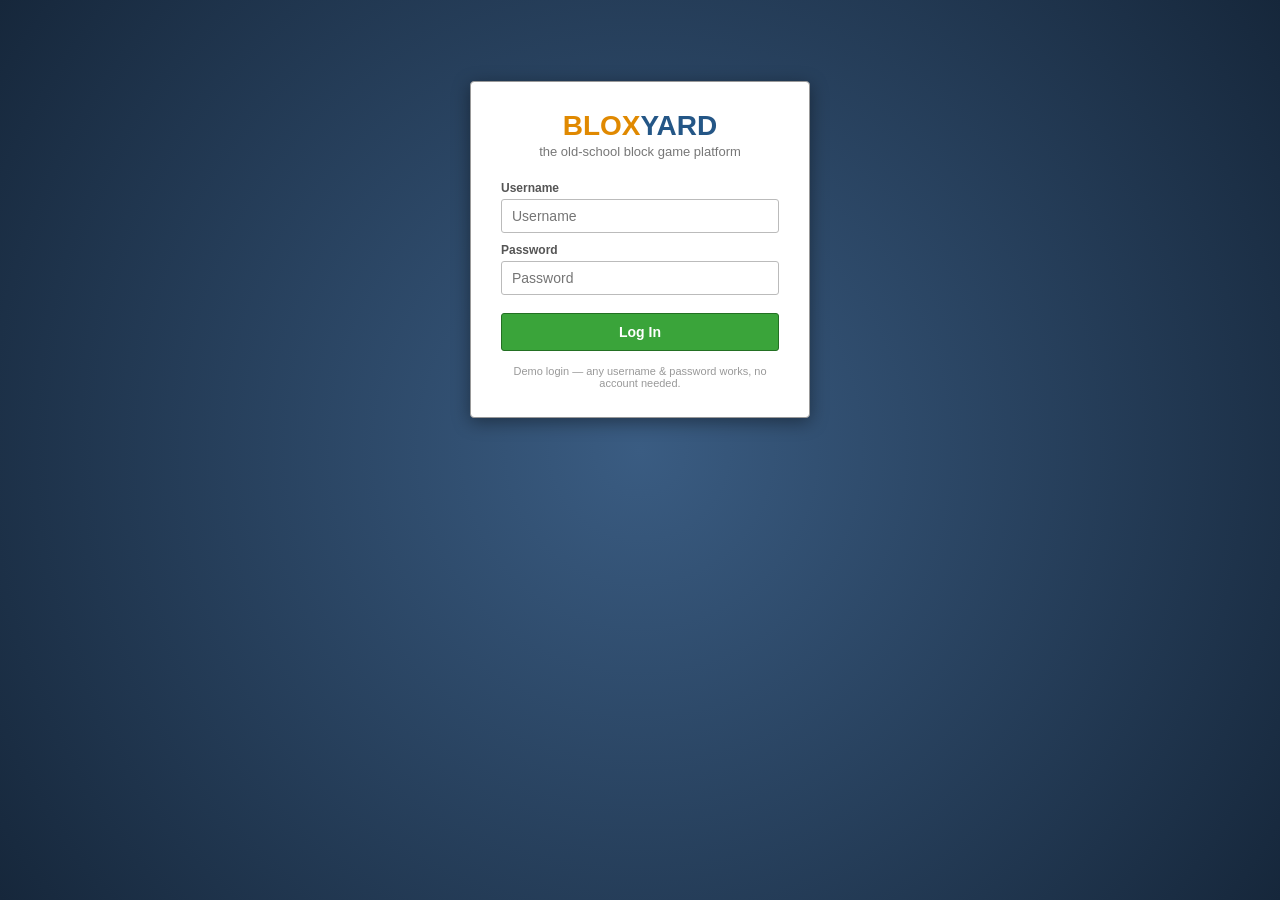
<file: bloxyard/index.html>
<!DOCTYPE html>
<html lang="en">
<head>
<meta charset="UTF-8">
<meta name="viewport" content="width=device-width, initial-scale=1">
<title>BLOXYARD</title>
<link rel="stylesheet" href="css/style.css">
</head>
<body>

<div id="topbar">
  <div class="logo"><span class="logo-blox">BLOX</span><span class="logo-yard">YARD</span></div>
  <nav id="mainNav">
    <a href="#" data-screen="home">Home</a>
    <a href="#" data-screen="games">Games</a>
    <a href="#" data-screen="create">Create</a>
    <a href="#" data-screen="market">Shop</a>
    <a href="#" data-screen="avatar">Avatar</a>
  </nav>
  <div class="topbar-right">
    <div class="notifWrap" id="notifWrapEl">
      <button id="notifBtn" class="iconBtn" title="Updates" aria-label="Updates">
        <svg viewBox="0 0 24 24" width="18" height="18" fill="currentColor"><path d="M12 2a6 6 0 0 0-6 6v3.09c0 .48-.17.94-.47 1.31L4 15h16l-1.53-2.6a2 2 0 0 1-.47-1.31V8a6 6 0 0 0-6-6zm0 20a2.5 2.5 0 0 0 2.45-2h-4.9A2.5 2.5 0 0 0 12 22z"/></svg>
        <span id="notifDot" class="notifDot hidden"></span>
      </button>
      <div id="notifPanel" class="notifPanel">
        <div class="notifTitle">What's New</div>
        <ul id="notifList"></ul>
      </div>
    </div>
    <div class="bloxiesBadge">Bloxies: <span id="bloxiesCount">0</span><button id="buyBloxiesBtn" class="plusBtn" title="Buy Bloxies">+</button></div>
    <div class="currency">Coins: <span id="currencyCount">0</span></div>
    <div class="userChip"><span id="topNick">Player</span></div>
    <button id="logoutBtn" class="smallBtn">Log Out</button>
  </div>
</div>

<div id="buyBloxiesModal" class="modalOverlay">
  <div class="modalCard">
    <div class="modalTitleBar">BUY BLOXIES</div>
    <div class="modalBody">
      <div class="bloxiesNote">Bloxies are Bloxyard's premium currency. Purchases aren't available in this demo yet.</div>
      <div class="bloxiesPackages" id="bloxiesPackages"></div>
    </div>
    <button id="closeBloxiesModal" class="modalCloseBtn">CLOSE</button>
  </div>
</div>

<div id="globalToast" class="globalToast"></div>

<div id="screen-login" class="screen">
  <div class="loginCard">
    <div class="loginLogo"><span class="logo-blox">BLOX</span><span class="logo-yard">YARD</span></div>
    <div class="loginSub">the old-school block game platform</div>
    <label for="loginUser">Username</label>
    <input id="loginUser" type="text" maxlength="20" placeholder="Username" autocomplete="off">
    <label for="loginPass">Password</label>
    <input id="loginPass" type="password" maxlength="20" placeholder="Password" autocomplete="off">
    <button id="loginBtn">Log In</button>
    <div class="loginHint">Demo login &mdash; any username &amp; password works, no account needed.</div>
  </div>
</div>

<div id="screen-home" class="screen">
  <div class="pageWrap">
    <aside class="sidebar">
      <div class="panel userCard">
        <div class="miniFigure">
          <div class="mfHead" id="mfHead"></div>
          <div class="mfTorso" id="mfTorso"></div>
          <div class="mfLegs"><div id="mfLegL"></div><div id="mfLegR"></div></div>
        </div>
        <div class="userCardName" id="homeNick">Player</div>
        <a href="#" data-screen="avatar" class="sidebarLink">Edit Avatar</a>
      </div>
      <div class="panel">
        <ul class="sideNav">
          <li><a href="#" data-screen="home">Home</a></li>
          <li><a href="#" data-screen="games">Games</a></li>
          <li><a href="#" data-screen="avatar">Avatar</a></li>
        </ul>
      </div>
    </aside>
    <main class="mainCol">
      <div class="panel">
        <div class="panelHeader">Featured Games</div>
        <div class="panelBody gamesGrid" id="homeFeatured"></div>
      </div>
      <div class="panel">
        <div class="panelHeader">Your Inventory</div>
        <div class="panelBody invGridStatic" id="homeInventory"></div>
      </div>
    </main>
  </div>
</div>

<div id="screen-games" class="screen">
  <div class="pageWrap">
    <main class="mainColWide">
      <div class="panel">
        <div class="panelHeader">All Games</div>
        <div class="panelBody gamesGrid" id="gamesGrid"></div>
      </div>
    </main>
  </div>
</div>

<div id="screen-create" class="screen">
  <div id="createHud">
    <div id="createPalette">
      <button id="playtestBtn" class="paletteItem playtestItem">&#9654; Play My Build</button>
      <div class="paletteTitle">PALETTE</div>
      <button class="paletteItem" data-item="block">Block</button>
      <div class="swatchRow" id="blockColorRow"></div>
      <button class="paletteItem" data-item="rock">Rock</button>
      <button class="paletteItem" data-item="tree">Tree</button>
      <button id="clearBuildBtn" class="paletteItem clearItem">Clear All</button>
    </div>
    <div id="createHint">Click ground to place &middot; click an object to remove &middot; right-click &mdash; rotate camera &middot; wheel &mdash; zoom &middot; WASD &mdash; pan &middot; ESC &mdash; exit</div>
    <div id="playtestHud">
      <div id="playtestBanner">Playtesting your build &mdash; WASD move &middot; SHIFT run &middot; SPACE jump</div>
      <button id="stopPlaytestBtn">&#9632; Stop Playtesting (ESC)</button>
    </div>
  </div>
</div>

<div id="screen-market" class="screen">
  <div class="pageWrap">
    <main class="mainColWide">
      <div class="panel">
        <div class="panelHeader">Marketplace &mdash; spend Coins earned from playing</div>
        <div class="panelBody" id="marketSections"></div>
      </div>
    </main>
  </div>
</div>

<div id="screen-avatar" class="screen">
  <div class="pageWrap">
    <main class="mainColWide avatarLayout">
      <div class="panel avatarPreviewPanel">
        <div class="panelHeader">Avatar</div>
        <div class="panelBody avatarCanvasArea" id="avatarCanvasArea"></div>
      </div>
      <div class="panel avatarCustomizePanel">
        <div class="panelHeader">Customize</div>
        <div class="panelBody">
          <label for="avatarNickInput">Nickname</label>
          <input id="avatarNickInput" type="text" maxlength="16" placeholder="Nickname">

          <div class="customizeRow">
            <div class="customizeGroup">
              <div class="customizeLabel">HEAD</div>
              <div class="swatchRow" data-part="head"></div>
            </div>
            <div class="customizeGroup">
              <div class="customizeLabel">TORSO</div>
              <div class="swatchRow" data-part="torso"></div>
            </div>
            <div class="customizeGroup">
              <div class="customizeLabel">LEGS</div>
              <div class="swatchRow" data-part="pants"></div>
            </div>
          </div>

          <div class="customizeGroup hatGroup">
            <div class="customizeLabel"><label><input type="checkbox" id="hatToggle"> HAT</label></div>
            <div class="swatchRow" data-part="hat"></div>
          </div>

          <div class="customizeGroup">
            <div class="customizeLabel">FACE</div>
            <div class="chipRow" id="faceOptions"></div>
          </div>

          <div class="customizeGroup" id="hoodieRow">
            <div class="customizeLabel"><label><input type="checkbox" id="hoodieToggle"> HOODIE (owned)</label></div>
            <div class="chipRow" id="hoodieOptions"></div>
          </div>

          <div class="customizeGroup" id="backpackRow">
            <div class="customizeLabel"><label><input type="checkbox" id="backpackToggle"> BACKPACK (owned)</label></div>
            <div class="chipRow" id="backpackOptions"></div>
          </div>

          <div class="customizeGroup" id="pantsStyleRow">
            <div class="customizeLabel">PANTS STYLE (owned)</div>
            <div class="chipRow" id="pantsStyleOptions"></div>
          </div>

          <div class="customizeGroup" id="petRow">
            <div class="customizeLabel">PET (owned)</div>
            <div class="chipRow" id="petOptions"></div>
          </div>

          <button id="avatarSaveBtn">Save Avatar</button>
          <div id="avatarSavedMsg" class="savedMsg">Saved!</div>
        </div>
      </div>
    </main>
  </div>
</div>

<div id="screen-play" class="screen">
  <div id="playHud">
    <div id="nickTag"></div>
    <div id="gameTitleTag"></div>
    <div id="controlsHint">WASD &mdash; move &middot; SHIFT &mdash; run &middot; SPACE &mdash; jump &middot; E &mdash; inventory &middot; right-click &mdash; rotate camera &middot; wheel &mdash; zoom &middot; ESC &mdash; menu</div>
    <div id="invHint">Coins: <span id="invCount">0</span></div>
    <div id="pickupToast"></div>
    <div id="centerToast"></div>
    <div id="zombieHud">
      <div id="waveText">Wave 1 / 5</div>
      <div id="hpBarWrap"><div id="hpBarFill"></div><div id="hpText">100 / 100</div></div>
    </div>
    <div id="timerHud">Time left: <span id="timerText">90</span>s</div>
  </div>
  <div id="inventoryPanel">
    <div id="invTitleBar">INVENTORY</div>
    <div id="invGrid"></div>
    <div id="invClose">[E] close</div>
  </div>
  <div id="pauseMenu">
    <div id="pauseTitleBar">GAME MENU</div>
    <div id="pauseBody">
      <div class="pauseLobbyHeader">In this game (<span id="pauseLobbyCount">1</span>)</div>
      <div id="pauseLobbyList"></div>
      <div class="pauseButtons">
        <button id="resumeBtn" class="pauseBtn resumeBtn">RESUME</button>
        <button id="leaveBtn" class="pauseBtn leaveBtn">LEAVE</button>
      </div>
    </div>
  </div>
</div>

<div id="canvasWrap"></div>

<script src="../assets/js/three.min.js"></script>
<script src="js/physics.js"></script>
<script src="js/avatarBuilder.js"></script>
<script src="js/engine.js"></script>
<script src="js/audio.js"></script>
<script src="js/storage.js"></script>
<script src="js/updates.js"></script>
<script src="js/marketItems.js"></script>
<script src="js/pet.js"></script>
<script src="js/avatarPreview.js"></script>
<script src="js/ui.js"></script>
<script src="js/games/retroyard.js"></script>
<script src="js/games/skyrace.js"></script>
<script src="js/games/zombierush.js"></script>
<script src="js/games/lavarush.js"></script>
<script src="js/games/maze.js"></script>
<script src="js/games/registry.js"></script>
<script src="js/editor.js"></script>
<script src="js/main.js"></script>
</body>
</html>
</file>
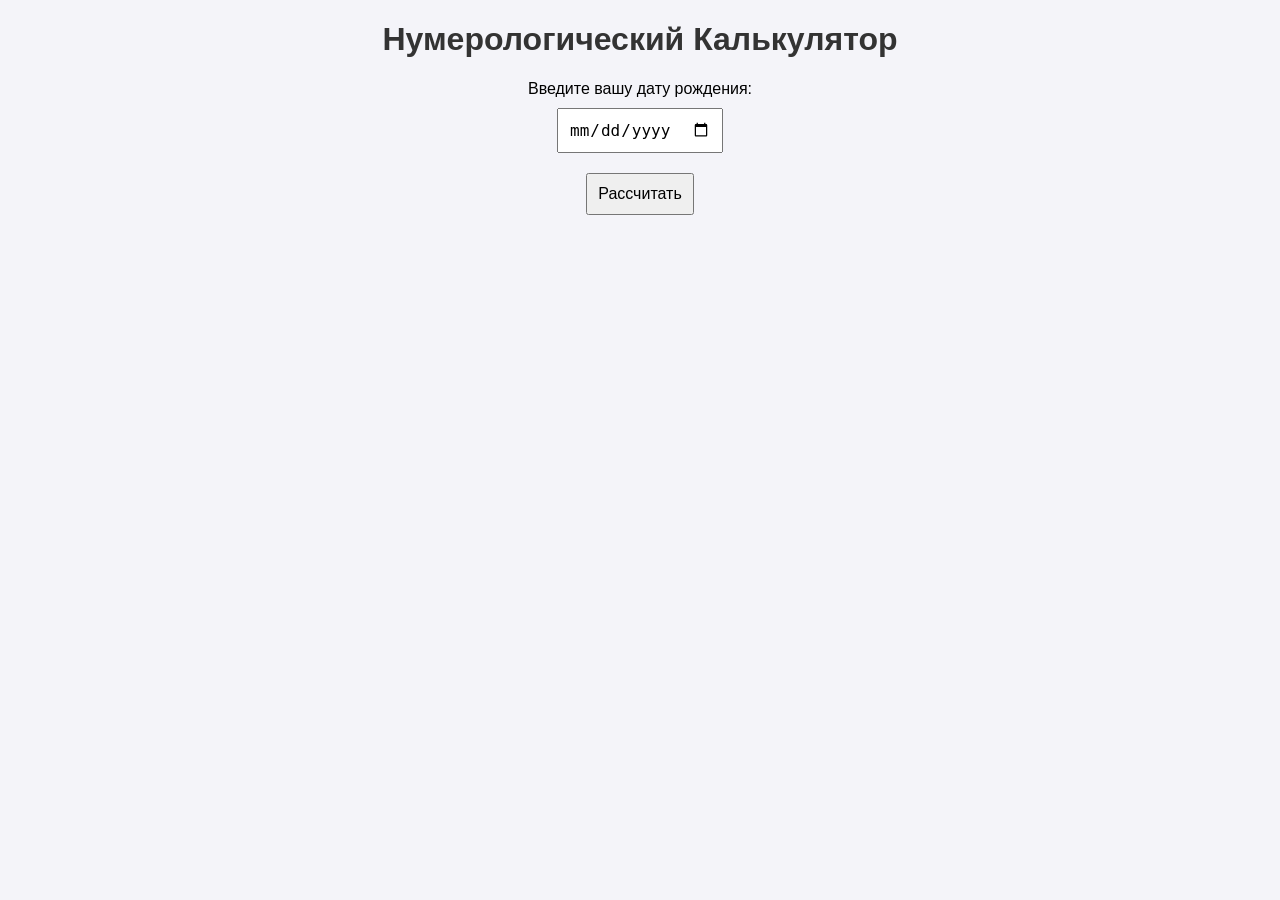
<file: numerology_calculator.html>
<!DOCTYPE html>
<html lang="en">
<head>
    <meta charset="UTF-8">
    <meta name="viewport" content="width=device-width, initial-scale=1.0">
    <title>Нумерологический Калькулятор</title>
    <style>
        body {
            font-family: Arial, sans-serif;
            text-align: center;
            margin: 0;
            padding: 0;
            background-color: #f4f4f9;
        }
        h1 {
            color: #333;
        }
        form {
            margin: 20px;
        }
        input, button {
            padding: 10px;
            font-size: 16px;
            margin: 10px;
        }
    </style>
</head>
<body>
    <h1>Нумерологический Калькулятор</h1>
    <form id="calculator-form">
        <label for="birthdate">Введите вашу дату рождения:</label><br>
        <input type="date" id="birthdate" required><br>
        <button type="button" onclick="calculate()">Рассчитать</button>
    </form>
    <div id="result"></div>
    <script>
        function calculate() {
            const birthdate = document.getElementById("birthdate").value;
            if (!birthdate) {
                alert("Пожалуйста, введите дату рождения.");
                return;
            }

            const digits = birthdate.replace(/-/g, '').split('').map(Number);
            let lifePathNumber = digits.reduce((a, b) => a + b);
            while (lifePathNumber > 9 && ![11, 22, 33].includes(lifePathNumber)) {
                lifePathNumber = String(lifePathNumber).split('').reduce((a, b) => +a + +b, 0);
            }

            document.getElementById("result").innerHTML = `
                <h2>Ваше число судьбы: ${lifePathNumber}</h2>
                <p>Это число определяет вашу жизненную миссию и основные черты характера.</p>
            `;
        }
    </script>
</body>
</html>
</file>
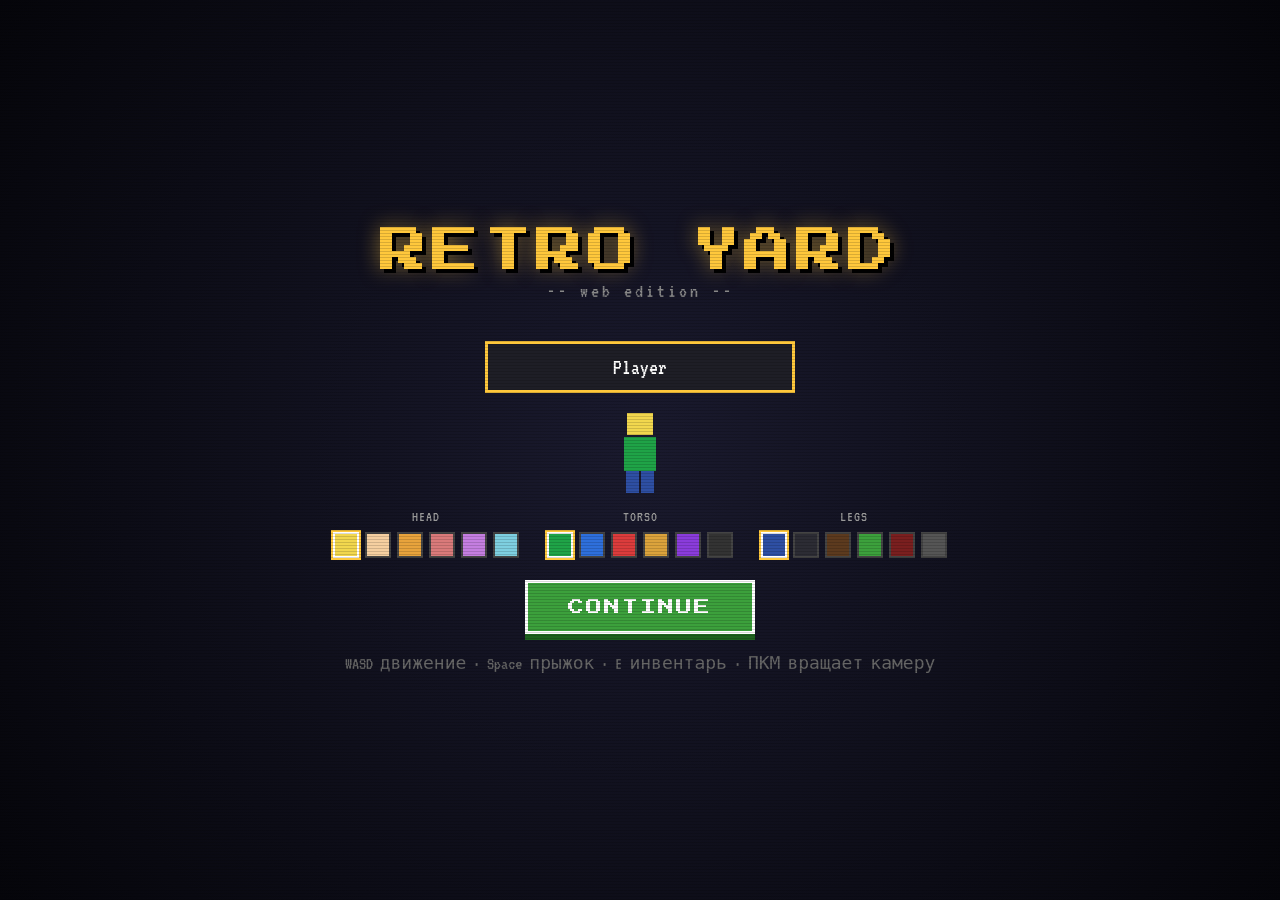
<file: retro-yard.html>
<!DOCTYPE html>
<html lang="ru">
<head>
<meta charset="UTF-8">
<title>RETRO YARD</title>
<link href="https://fonts.googleapis.com/css2?family=Press+Start+2P&family=VT323&display=swap" rel="stylesheet">
<style>
  html, body { margin:0; padding:0; width:100%; height:100%; overflow:hidden; background:#000; font-family:'VT323', monospace; }
  #canvasWrap { position:fixed; inset:0; }
  canvas { display:block; width:100%; height:100%; cursor: pointer; }

  /* ==== LOGIN SCREEN ==== */
  #loginScreen {
    position:fixed; inset:0; z-index:50;
    background: radial-gradient(circle at center, #1a1a2e 0%, #05050a 100%);
    display:flex; flex-direction:column; align-items:center; justify-content:center;
    color:#fff;
  }
  #loginScreen::before {
    content:""; position:absolute; inset:0; pointer-events:none;
    background: repeating-linear-gradient(0deg, rgba(0,0,0,0.15) 0px, rgba(0,0,0,0.15) 1px, transparent 1px, transparent 3px);
  }
  .title {
    font-family:'Press Start 2P', monospace;
    font-size: clamp(24px, 6vw, 48px);
    color:#ffc83c;
    text-shadow: 4px 4px 0 #000, 0 0 20px rgba(255,200,60,0.5);
    letter-spacing: 4px;
    margin-bottom: 6px;
  }
  .subtitle { font-size:20px; color:#888; letter-spacing:3px; margin-bottom:40px; }
  #nickInput {
    font-family:'VT323', monospace; font-size:22px;
    width:280px; padding:12px; text-align:center;
    background:#1e1e26; border:3px solid #ffc83c; color:#fff; outline:none;
    margin-bottom:20px;
  }
  #playBtn {
    font-family:'Press Start 2P', monospace; font-size:16px;
    padding:16px 40px; background:#3ca03c; color:#fff; border:3px solid #fff;
    cursor:pointer; letter-spacing:2px; box-shadow:0 6px 0 #1e621e;
  }
  #playBtn:active { box-shadow:0 2px 0 #1e621e; transform:translateY(4px); }
  #loginHint { margin-top:18px; color:#666; font-size:18px; }

  /* ==== CHARACTER CUSTOMIZATION ==== */
  #customizeRow { display:flex; gap:28px; margin:10px 0 22px; }
  .customizeGroup { display:flex; flex-direction:column; align-items:center; gap:8px; }
  .customizeLabel { font-size:15px; color:#999; letter-spacing:1px; }
  .swatchRow { display:flex; gap:6px; }
  .swatch {
    width:26px; height:26px; border:2px solid #444; cursor:pointer; box-sizing:border-box;
  }
  .swatch.selected { border-color:#fff; box-shadow:0 0 0 2px #ffc83c; }
  #previewFigure { display:flex; flex-direction:column; align-items:center; margin-bottom:6px; }
  .pfHead { width:26px; height:22px; margin-bottom:2px; }
  .pfTorso { width:32px; height:34px; }
  .pfLegs { display:flex; gap:2px; }
  .pfLegs div { width:13px; height:22px; }

  /* ==== LOBBY SCREEN ==== */
  #lobbyScreen {
    position:fixed; inset:0; z-index:45; display:none;
    background: radial-gradient(circle at top, #23233a 0%, #0a0a12 100%);
    color:#fff; flex-direction:column; align-items:center; padding-top:40px; box-sizing:border-box;
    overflow-y:auto;
  }
  #lobbyTitle {
    font-family:'Press Start 2P', monospace; font-size:28px; color:#ffc83c;
    text-shadow:3px 3px 0 #000; letter-spacing:3px; margin-bottom:6px;
  }
  #lobbySub { color:#888; font-size:18px; margin-bottom:30px; letter-spacing:2px; }
  #gameGrid { display:flex; gap:24px; flex-wrap:wrap; justify-content:center; max-width:900px; padding:0 20px 40px; }
  .gameCard {
    width:240px; background:#1a1a24; border:3px solid #333; display:flex; flex-direction:column;
  }
  .gameThumb {
    height:135px; display:flex; align-items:center; justify-content:center; position:relative;
    font-family:'Press Start 2P', monospace; color:rgba(255,255,255,0.9); font-size:13px; text-align:center;
    text-shadow:2px 2px 0 rgba(0,0,0,0.5);
  }
  .gameThumb .playerCount {
    position:absolute; bottom:6px; right:8px; font-family:'VT323',monospace; font-size:16px;
    background:rgba(0,0,0,0.5); padding:2px 8px;
  }
  .gameInfo { padding:12px; }
  .gameName { font-size:20px; color:#ffc83c; margin-bottom:4px; }
  .gameDesc { font-size:15px; color:#999; margin-bottom:12px; min-height:36px; }
  .joinBtn {
    width:100%; font-family:'Press Start 2P', monospace; font-size:12px;
    padding:10px 0; background:#3ca03c; color:#fff; border:2px solid #fff; cursor:pointer;
    letter-spacing:1px; box-shadow:0 4px 0 #1e621e;
  }
  .joinBtn:active { box-shadow:0 1px 0 #1e621e; transform:translateY(3px); }
  .joinBtn.locked { background:#444; color:#888; cursor:not-allowed; box-shadow:0 4px 0 #222; }
  #escHint { color:#555; font-size:16px; margin-top:auto; padding:16px; }

  /* ==== HUD ==== */
  #hud { position:fixed; inset:0; pointer-events:none; z-index:20; display:none; }
  #nickTag {
    position:absolute; top:16px; left:16px; font-size:20px; color:#ffc83c;
    text-shadow:2px 2px 0 #000; background:rgba(0,0,0,0.4); padding:6px 14px; border:2px solid #ffc83c;
  }
  #controlsHint {
    position:absolute; bottom:14px; left:16px; font-size:18px; color:#ccc;
    text-shadow:1px 1px 0 #000; background:rgba(0,0,0,0.4); padding:6px 12px;
  }
  #invHint {
    position:absolute; bottom:14px; right:16px; font-size:18px; color:#ffc83c;
    background:rgba(0,0,0,0.5); border:2px solid #ffc83c; padding:6px 14px;
  }
  #clickHint {
    position:absolute; top:50%; left:50%; transform:translate(-50%,-50%);
    font-size:20px; color:#fff; background:rgba(0,0,0,0.6); padding:10px 20px;
    border:2px solid #fff; text-align:center; display:block;
  }
  #pickupToast {
    position:absolute; top:70px; left:16px; font-size:20px; color:#3ca03c;
    background:rgba(0,0,0,0.5); padding:4px 12px; opacity:0; transition:opacity 0.3s;
  }

  /* ==== INVENTORY ==== */
  #inventoryPanel {
    position:fixed; top:50%; left:50%; transform:translate(-50%,-50%);
    width:420px; background:#14141a; border:3px solid #ffc83c; z-index:30; display:none;
    color:#fff; pointer-events:auto;
  }
  #invTitleBar {
    background:#2a2a32; padding:10px; text-align:center;
    font-family:'Press Start 2P', monospace; font-size:14px; color:#ffc83c; letter-spacing:2px;
  }
  #invGrid { display:grid; grid-template-columns:repeat(4,1fr); gap:10px; padding:16px; min-height:120px; }
  .invSlot {
    background:#232329; border:2px solid #555; aspect-ratio:1; display:flex; flex-direction:column;
    align-items:center; justify-content:center; font-size:15px; text-align:center; padding:4px;
  }
  .invSlot .cnt { color:#ffc83c; font-size:18px; }
  #invClose { text-align:center; padding-bottom:12px; color:#777; font-size:16px; }
</style>
</head>
<body>

<div id="loginScreen">
  <div class="title">RETRO YARD</div>
  <div class="subtitle">-- web edition --</div>
  <input id="nickInput" placeholder="Введи никнейм..." maxlength="16">

  <div id="previewFigure">
    <div class="pfHead" id="pfHead"></div>
    <div class="pfTorso" id="pfTorso"></div>
    <div class="pfLegs"><div id="pfLegL"></div><div id="pfLegR"></div></div>
  </div>

  <div id="customizeRow">
    <div class="customizeGroup">
      <div class="customizeLabel">HEAD</div>
      <div class="swatchRow" data-part="head"></div>
    </div>
    <div class="customizeGroup">
      <div class="customizeLabel">TORSO</div>
      <div class="swatchRow" data-part="torso"></div>
    </div>
    <div class="customizeGroup">
      <div class="customizeLabel">LEGS</div>
      <div class="swatchRow" data-part="pants"></div>
    </div>
  </div>

  <button id="playBtn">CONTINUE</button>
  <div id="loginHint">WASD движение · Space прыжок · E инвентарь · ПКМ вращает камеру</div>
</div>

<div id="lobbyScreen">
  <div id="lobbyTitle">GAME LOBBY</div>
  <div id="lobbySub">выбери игру и жми JOIN</div>
  <div id="gameGrid"></div>
  <div id="escHint">ESC — вернуться в лобби во время игры</div>
</div>

<div id="hud">
  <div id="nickTag"></div>
  <div id="controlsHint">WASD — движение · SHIFT — бег · SPACE — прыжок · E — инвентарь · ПКМ — вращать камеру · колесо — зум · ESC — лобби</div>
  <div id="invHint">Предметов: <span id="invCount">0</span></div>
  <div id="pickupToast"></div>
</div>

<div id="inventoryPanel">
  <div id="invTitleBar">INVENTORY</div>
  <div id="invGrid"></div>
  <div id="invClose">[E] закрыть</div>
</div>

<div id="canvasWrap"></div>

<script src="assets/js/three.min.js"></script>
<script>
(function(){
  "use strict";

  /* ===================== AUDIO (retro synth, no external files) ===================== */
  let audioCtx = null;
  function ctx(){ if(!audioCtx) audioCtx = new (window.AudioContext||window.webkitAudioContext)(); return audioCtx; }
  function beep(freq, dur, type, vol, sweepTo){
    try{
      const ac = ctx();
      const osc = ac.createOscillator();
      const gain = ac.createGain();
      osc.type = type || "square";
      osc.frequency.setValueAtTime(freq, ac.currentTime);
      if (sweepTo) osc.frequency.linearRampToValueAtTime(sweepTo, ac.currentTime + dur);
      gain.gain.setValueAtTime(vol||0.15, ac.currentTime);
      gain.gain.exponentialRampToValueAtTime(0.001, ac.currentTime + dur);
      osc.connect(gain); gain.connect(ac.destination);
      osc.start(); osc.stop(ac.currentTime + dur);
    }catch(e){}
  }
  function sfxFootstep(){ beep(110 + Math.random()*20, 0.07, "square", 0.10); }
  function sfxJump(){ beep(220, 0.16, "square", 0.18, 440); }
  function sfxLand(){ beep(140, 0.10, "square", 0.16, 90); }
  function sfxPickup(){ beep(660, 0.06, "square", 0.16, 990); }

  /* ===================== PERSISTENT STORAGE (localStorage) ===================== */
  const STORAGE_PREFIX = "retroYard.";
  let nickname = "Player";
  let inventory = []; // [{name, count}]
  let charColors = { head:0xf2d74e, torso:0x1fa347, pants:0x2e4fa3 };

  function loadSave(){
    try{
      const n = localStorage.getItem(STORAGE_PREFIX + "nickname");
      if (n) nickname = n;
    }catch(e){}
    try{
      const inv = localStorage.getItem(STORAGE_PREFIX + "inventory");
      if (inv) inventory = JSON.parse(inv);
    }catch(e){}
    try{
      const cc = localStorage.getItem(STORAGE_PREFIX + "charColors");
      if (cc) charColors = JSON.parse(cc);
    }catch(e){}
  }
  function saveNickname(n){
    try{ localStorage.setItem(STORAGE_PREFIX + "nickname", n); }catch(e){}
  }
  function saveInventory(){
    try{ localStorage.setItem(STORAGE_PREFIX + "inventory", JSON.stringify(inventory)); }catch(e){}
  }
  function saveCharColors(){
    try{ localStorage.setItem(STORAGE_PREFIX + "charColors", JSON.stringify(charColors)); }catch(e){}
  }

  /* ===================== THREE.JS SETUP ===================== */
  const wrap = document.getElementById("canvasWrap");
  const scene = new THREE.Scene();
  scene.background = new THREE.Color(0x6fb7e0);
  scene.fog = new THREE.Fog(0x6fb7e0, 25, 70);

  const camera = new THREE.PerspectiveCamera(60, window.innerWidth/window.innerHeight, 0.1, 200);
  const renderer = new THREE.WebGLRenderer({ antialias:true });
  renderer.setPixelRatio(Math.min(window.devicePixelRatio, 2));
  renderer.setSize(window.innerWidth, window.innerHeight);
  wrap.appendChild(renderer.domElement);

  window.addEventListener("resize", ()=>{
    camera.aspect = window.innerWidth/window.innerHeight;
    camera.updateProjectionMatrix();
    renderer.setSize(window.innerWidth, window.innerHeight);
  });

  // Lights
  scene.add(new THREE.AmbientLight(0xffffff, 0.55));
  scene.add(new THREE.HemisphereLight(0xffffff, 0x4a3d1f, 0.65));
  const sun = new THREE.DirectionalLight(0xffffff, 0.8);
  sun.position.set(20, 30, 10);
  scene.add(sun);

  // Ground with retro checker texture
  function makeCheckerTexture(){
    const size = 256;
    const c = document.createElement("canvas");
    c.width = c.height = size;
    const g = c.getContext("2d");
    const cell = size/8;
    for (let y=0;y<8;y++){
      for (let x=0;x<8;x++){
        g.fillStyle = (x+y)%2===0 ? "#5fae4a" : "#4f9a3e";
        g.fillRect(x*cell, y*cell, cell, cell);
      }
    }
    const tex = new THREE.CanvasTexture(c);
    tex.wrapS = tex.wrapT = THREE.RepeatWrapping;
    tex.repeat.set(20,20);
    tex.magFilter = THREE.NearestFilter;
    return tex;
  }
  const groundMat = new THREE.MeshLambertMaterial({ map: makeCheckerTexture() });
  const ground = new THREE.Mesh(new THREE.PlaneGeometry(120,120), groundMat);
  ground.rotation.x = -Math.PI/2;
  scene.add(ground);

  // Boundary walls (retro arena)
  const wallMat = new THREE.MeshLambertMaterial({ color:0x8a5a3c, flatShading:true });
  const arenaSize = 45;
  [[0,-arenaSize],[0,arenaSize],[-arenaSize,0],[arenaSize,0]].forEach(([x,z], i)=>{
    const horiz = (i<2);
    const wall = new THREE.Mesh(new THREE.BoxGeometry(horiz?arenaSize*2:2, 4, horiz?2:arenaSize*2), wallMat);
    wall.position.set(x, 2, z);
    scene.add(wall);
  });

  // Platforms
  const platMat = new THREE.MeshLambertMaterial({ color:0xd9a441, flatShading:true });
  const platforms = [
    {x:8,y:1.5,z:5,w:5,h:1,d:5},
    {x:14,y:3,z:2,w:4,h:1,d:4},
    {x:-10,y:1,z:-8,w:6,h:1,d:6},
    {x:-16,y:2.5,z:-8,w:4,h:1,d:4},
  ];
  platforms.forEach(p=>{
    const m = new THREE.Mesh(new THREE.BoxGeometry(p.w,p.h,p.d), platMat);
    m.position.set(p.x, p.y, p.z);
    scene.add(m);
  });

  /* ===================== RETRO BLOCKY R-STYLE CHARACTER ===================== */
  function buildCharacter(colors){
    colors = colors || { head:0xf2d74e, torso:0x1fa347, pants:0x2e4fa3 };
    const group = new THREE.Group();
    const skin = new THREE.MeshLambertMaterial({ color:colors.head, flatShading:true });
    const shirt = new THREE.MeshLambertMaterial({ color:colors.torso, flatShading:true });
    const pants = new THREE.MeshLambertMaterial({ color:colors.pants, flatShading:true });
    const armMat = skin;

    const legH=1.0, legW=0.42, legD=0.42;
    const torsoH=1.15, torsoW=1.0, torsoD=0.55;
    const headS=0.85;
    const armH=1.0, armW=0.4, armD=0.4;

    const hipY = legH;

    function limb(mat, w,h,d, pivotX, pivotY){
      const pivot = new THREE.Group();
      pivot.position.set(pivotX, pivotY, 0);
      const mesh = new THREE.Mesh(new THREE.BoxGeometry(w,h,d), mat);
      mesh.position.set(0, -h/2, 0);
      pivot.add(mesh);
      return pivot;
    }

    const leftLeg = limb(pants, legW,legH,legD, -0.27, hipY);
    const rightLeg = limb(pants, legW,legH,legD, 0.27, hipY);
    group.add(leftLeg, rightLeg);

    const torso = new THREE.Mesh(new THREE.BoxGeometry(torsoW,torsoH,torsoD), shirt);
    torso.position.set(0, hipY + torsoH/2, 0);
    group.add(torso);

    const shoulderY = hipY + torsoH - 0.12;
    const leftArm = limb(armMat, armW,armH,armD, -(torsoW/2+armW/2), shoulderY);
    const rightArm = limb(armMat, armW,armH,armD, (torsoW/2+armW/2), shoulderY);
    group.add(leftArm, rightArm);

    const head = new THREE.Mesh(new THREE.BoxGeometry(headS,headS,headS), skin);
    head.position.set(0, hipY + torsoH + headS/2, 0);
    group.add(head);

    return { group, leftLeg, rightLeg, leftArm, rightArm, torso, head,
      materials: { head:skin, torso:shirt, pants:pants } };
  }

  const player = buildCharacter();
  player.group.position.set(0, 0, 8);
  scene.add(player.group);

  function applyCharColors(colors){
    player.materials.head.color.set(colors.head);
    player.materials.torso.color.set(colors.torso);
    player.materials.pants.color.set(colors.pants);
  }

  /* ===================== PICKUP ITEMS ===================== */
  const pickups = [];
  function spawnPickup(name, color, geom, x, z, y, scaleY){
    const mat = new THREE.MeshLambertMaterial({ color, flatShading:true });
    const mesh = new THREE.Mesh(geom, mat);
    mesh.position.set(x, y!==undefined?y:0.6, z);
    if (scaleY) mesh.scale.y = scaleY;
    scene.add(mesh);
    pickups.push({ name, mesh, alive:true });
  }
  const coinGeom = new THREE.SphereGeometry(0.35, 8, 8);
  const gemGeom = new THREE.OctahedronGeometry(0.4);
  const keyGeom = new THREE.BoxGeometry(0.6, 0.15, 0.3);

  spawnPickup("Gold Coin", 0xffd23c, coinGeom, 5, 0);
  spawnPickup("Gold Coin", 0xffd23c, coinGeom, -6, 4);
  spawnPickup("Gold Coin", 0xffd23c, coinGeom, 2, -10);
  spawnPickup("Retro Gem", 0x9b4fdb, gemGeom, 8, 5, 2.3, 1.5);
  spawnPickup("Retro Gem", 0x9b4fdb, gemGeom, -10, -8, 1.85, 1.5);
  spawnPickup("Retro Gem", 0x9b4fdb, gemGeom, 14, 2, 3.85, 1.5);
  spawnPickup("Old Key", 0xc0c0c0, keyGeom, -16, -8, 3.1);
  spawnPickup("Old Key", 0xc0c0c0, keyGeom, 0, 15);
  spawnPickup("Old Key", 0xc0c0c0, keyGeom, -20, 10);

  /* ===================== INPUT ===================== */
  const keys = {};
  window.addEventListener("keydown", (e)=>{
    keys[e.code] = true;
    if (e.code === "KeyE") toggleInventory();
  });
  window.addEventListener("keyup", (e)=>{ keys[e.code] = false; });

  let cameraYaw = 0;
  let cameraPitch = 0.35;
  let cameraDist = 8;
  const zoomSteps = [4,6,8,10,14];
  let zoomIndex = 2;

  const canvas = renderer.domElement;
  canvas.addEventListener("contextmenu", (e)=> e.preventDefault());

  let rmbDown = false;
  let lastMouseX = 0, lastMouseY = 0;

  canvas.addEventListener("mousedown", (e)=>{
    if (e.button === 2){
      rmbDown = true;
      lastMouseX = e.clientX;
      lastMouseY = e.clientY;
    }
  });
  window.addEventListener("mouseup", (e)=>{
    if (e.button === 2) rmbDown = false;
  });
  window.addEventListener("mousemove", (e)=>{
    if (!rmbDown) return;
    const dx = e.clientX - lastMouseX;
    const dy = e.clientY - lastMouseY;
    lastMouseX = e.clientX;
    lastMouseY = e.clientY;
    cameraYaw -= dx * 0.0045;
    cameraPitch -= dy * 0.0030;
    cameraPitch = Math.max(0.08, Math.min(1.2, cameraPitch));
  });
  canvas.addEventListener("wheel", (e)=>{
    if (e.deltaY > 0) zoomIndex = Math.min(zoomSteps.length-1, zoomIndex+1);
    else zoomIndex = Math.max(0, zoomIndex-1);
    cameraDist = zoomSteps[zoomIndex];
  });

  /* ===================== INVENTORY UI ===================== */
  let invOpen = false;
  function toggleInventory(){
    if (!started) return;
    invOpen = !invOpen;
    document.getElementById("inventoryPanel").style.display = invOpen ? "block" : "none";
    renderInventory();
  }
  function renderInventory(){
    const grid = document.getElementById("invGrid");
    grid.innerHTML = "";
    inventory.forEach(item=>{
      const slot = document.createElement("div");
      slot.className = "invSlot";
      slot.innerHTML = "<div>"+item.name+"</div><div class='cnt'>x"+item.count+"</div>";
      grid.appendChild(slot);
    });
    document.getElementById("invCount").textContent =
      inventory.reduce((a,b)=>a+b.count,0);
  }
  function collectItem(name){
    let entry = inventory.find(i=>i.name===name);
    if (entry) entry.count++;
    else inventory.push({name, count:1});
    renderInventory();
    saveInventory();
    sfxPickup();
    const toast = document.getElementById("pickupToast");
    toast.textContent = "+1 " + name;
    toast.style.opacity = "1";
    clearTimeout(toast._t);
    toast._t = setTimeout(()=>{ toast.style.opacity = "0"; }, 1200);
  }

  /* ===================== GAME LOOP ===================== */
  let started = false;
  let velocityY = 0;
  let grounded = true;
  const GRAVITY = -24;
  const JUMP_FORCE = 9.5;
  const WALK_SPEED = 5.2;
  const RUN_SPEED = 9.5;

  let walkCycle = 0;
  let footstepTimer = 0;
  let wasFalling = false;

  const clock = new THREE.Clock();

  function groundHeightAt(x,z){
    let h = 0;
    platforms.forEach(p=>{
      if (x > p.x-p.w/2 && x < p.x+p.w/2 && z > p.z-p.d/2 && z < p.z+p.d/2){
        const top = p.y + p.h/2;
        h = Math.max(h, top);
      }
    });
    return h;
  }

  function animate(){
    requestAnimationFrame(animate);
    const dt = Math.min(clock.getDelta(), 0.05);
    if (!started){ renderer.render(scene, camera); return; }

    // Movement input relative to camera yaw
    let inputForward = 0, inputRight = 0;
    if (keys["KeyW"]) inputForward += 1;
    if (keys["KeyS"]) inputForward -= 1;
    if (keys["KeyD"]) inputRight += 1;
    if (keys["KeyA"]) inputRight -= 1;

    const moving = (inputForward !== 0 || inputRight !== 0) && !invOpen;
    const running = keys["ShiftLeft"] || keys["ShiftRight"];
    const speed = running ? RUN_SPEED : WALK_SPEED;

    if (moving){
      const len = Math.hypot(inputForward, inputRight);
      const nf = inputForward/len, nr = inputRight/len;
      // forward = direction character faces away from camera; right = perpendicular
      const fx = Math.sin(cameraYaw), fz = Math.cos(cameraYaw);
      const rx = Math.cos(cameraYaw), rz = -Math.sin(cameraYaw);
      const worldX = fx*nf + rx*nr;
      const worldZ = fz*nf + rz*nr;
      player.group.position.x += worldX * speed * dt;
      player.group.position.z += worldZ * speed * dt;

      const targetAngle = Math.atan2(worldX, worldZ);
      let da = targetAngle - player.group.rotation.y;
      da = Math.atan2(Math.sin(da), Math.cos(da));
      player.group.rotation.y += da * Math.min(1, dt*12);
    }

    // clamp inside arena
    const lim = arenaSize - 2;
    player.group.position.x = Math.max(-lim, Math.min(lim, player.group.position.x));
    player.group.position.z = Math.max(-lim, Math.min(lim, player.group.position.z));

    // gravity / jump
    const floorY = groundHeightAt(player.group.position.x, player.group.position.z);
    if (keys["Space"] && grounded && !invOpen){
      velocityY = JUMP_FORCE;
      grounded = false;
      sfxJump();
    }
    velocityY += GRAVITY * dt;
    player.group.position.y += velocityY * dt;

    if (player.group.position.y <= floorY){
      player.group.position.y = floorY;
      if (!grounded && wasFalling) sfxLand();
      velocityY = 0;
      grounded = true;
      wasFalling = false;
    } else {
      grounded = false;
      if (velocityY < -1) wasFalling = true;
    }

    // walk animation
    const maxSwing = running ? 0.9 : 0.65;
    if (moving && grounded){
      walkCycle += dt * (running ? 11 : 8);
      const s = Math.sin(walkCycle) * maxSwing;
      player.leftLeg.rotation.x = s;
      player.rightLeg.rotation.x = -s;
      player.leftArm.rotation.x = -s;
      player.rightArm.rotation.x = s;

      footstepTimer += dt;
      const interval = running ? 0.22 : 0.34;
      if (footstepTimer > interval){
        footstepTimer = 0;
        sfxFootstep();
      }
    } else if (!grounded){
      player.leftLeg.rotation.x = 0.35;
      player.rightLeg.rotation.x = 0.35;
      player.leftArm.rotation.x = -0.6;
      player.rightArm.rotation.x = -0.6;
    } else {
      player.leftLeg.rotation.x *= 0.8;
      player.rightLeg.rotation.x *= 0.8;
      player.leftArm.rotation.x *= 0.8;
      player.rightArm.rotation.x *= 0.8;
      walkCycle = 0;
      footstepTimer = 0;
    }

    // pickups
    pickups.forEach(p=>{
      if (!p.alive) return;
      const dx = p.mesh.position.x - player.group.position.x;
      const dz = p.mesh.position.z - player.group.position.z;
      const dy = p.mesh.position.y - (player.group.position.y + 1);
      if (Math.hypot(dx,dz,dy) < 1.3){
        p.alive = false;
        p.mesh.visible = false;
        collectItem(p.name);
      } else {
        p.mesh.rotation.y += dt*1.5;
      }
    });

    // camera (retro, snap-follow, no smoothing)
    const camX = player.group.position.x - Math.sin(cameraYaw)*Math.cos(cameraPitch)*cameraDist;
    const camZ = player.group.position.z - Math.cos(cameraYaw)*Math.cos(cameraPitch)*cameraDist;
    const camY = player.group.position.y + 1.6 + Math.sin(cameraPitch)*cameraDist;
    camera.position.set(camX, camY, camZ);
    camera.lookAt(player.group.position.x, player.group.position.y + 1.6, player.group.position.z);

    renderer.render(scene, camera);
  }
  animate();

  /* ===================== CHARACTER CUSTOMIZATION UI ===================== */
  const PALETTE = {
    head:  [0xf2d74e, 0xf5cfa0, 0xe8a33c, 0xd97a7a, 0xc47ee0, 0x7ecfe0],
    torso: [0x1fa347, 0x2e6fdb, 0xdb3c3c, 0xdba33c, 0x8a3cdb, 0x333333],
    pants: [0x2e4fa3, 0x2c2c34, 0x5c3a1e, 0x3ca03c, 0x7a1f1f, 0x555555],
  };
  function toCss(hex){ return "#" + hex.toString(16).padStart(6,"0"); }

  function renderSwatches(){
    document.querySelectorAll(".swatchRow").forEach(row=>{
      const part = row.getAttribute("data-part");
      row.innerHTML = "";
      PALETTE[part].forEach(hex=>{
        const sw = document.createElement("div");
        sw.className = "swatch" + (charColors[part]===hex ? " selected" : "");
        sw.style.background = toCss(hex);
        sw.addEventListener("click", ()=>{
          charColors[part] = hex;
          applyCharColors(charColors);
          updatePreview();
          renderSwatches();
        });
        row.appendChild(sw);
      });
    });
  }
  function updatePreview(){
    document.getElementById("pfHead").style.background = toCss(charColors.head);
    document.getElementById("pfTorso").style.background = toCss(charColors.torso);
    document.getElementById("pfLegL").style.background = toCss(charColors.pants);
    document.getElementById("pfLegR").style.background = toCss(charColors.pants);
  }

  /* ===================== LOBBY / GAME LIST ===================== */
  const GAMES = [
    { id:"retroyard", name:"Retro Yard", desc:"Classic 3D obby & collect", players:312,
      grad:"linear-gradient(135deg,#3ca03c,#1c5c1c)", icon:"★ RETRO ★", available:true },
    { id:"skyrace", name:"Sky Race", desc:"Coming soon", players:0,
      grad:"linear-gradient(135deg,#2e6fdb,#12315c)", icon:"SOON", available:false },
    { id:"zombierush", name:"Zombie Rush", desc:"Coming soon", players:0,
      grad:"linear-gradient(135deg,#a33232,#4a1414)", icon:"SOON", available:false },
  ];

  function renderLobby(){
    const grid = document.getElementById("gameGrid");
    grid.innerHTML = "";
    GAMES.forEach(g=>{
      const card = document.createElement("div");
      card.className = "gameCard";
      card.innerHTML =
        "<div class='gameThumb' style='background:"+g.grad+"'>"+g.icon+
        (g.available ? "<div class='playerCount'>"+g.players+" playing</div>" : "") +
        "</div>" +
        "<div class='gameInfo'>" +
          "<div class='gameName'>"+g.name+"</div>" +
          "<div class='gameDesc'>"+g.desc+"</div>" +
          "<button class='joinBtn"+(g.available?"":" locked")+"'>"+(g.available?"JOIN":"SOON")+"</button>" +
        "</div>";
      const btn = card.querySelector(".joinBtn");
      if (g.available){
        btn.addEventListener("click", ()=> joinGame(g.id));
      }
      grid.appendChild(card);
    });
  }

  function showScreen(name){
    document.getElementById("loginScreen").style.display = (name==="login") ? "flex" : "none";
    document.getElementById("lobbyScreen").style.display = (name==="lobby") ? "flex" : "none";
    document.getElementById("hud").style.display = (name==="playing") ? "block" : "none";
  }

  function joinGame(id){
    // На сейчас реально играбельна только Retro Yard, остальные — заглушки под будущие игры
    if (id !== "retroyard") return;
    player.group.position.set(0, 0, 8);
    velocityY = 0;
    grounded = true;
    showScreen("playing");
    document.getElementById("nickTag").textContent = nickname;
    started = true;
  }

  window.addEventListener("keydown", (e)=>{
    if (e.code === "Escape" && started){
      started = false;
      invOpen = false;
      document.getElementById("inventoryPanel").style.display = "none";
      showScreen("lobby");
    }
  });

  /* ===================== LOGIN FLOW ===================== */
  loadSave();
  document.getElementById("nickInput").value = nickname;
  applyCharColors(charColors);
  updatePreview();
  renderSwatches();
  renderInventory();

  function confirmCustomize(){
    let nick = document.getElementById("nickInput").value.trim();
    if (!nick) nick = "Player";
    nick = nick.slice(0,16);
    nickname = nick;
    saveNickname(nick);
    saveCharColors();

    renderLobby();
    showScreen("lobby");
  }
  document.getElementById("playBtn").addEventListener("click", confirmCustomize);
  document.getElementById("nickInput").addEventListener("keydown", (e)=>{
    if (e.key === "Enter") confirmCustomize();
  });

})();
</script>
</body>
</html>
</file>
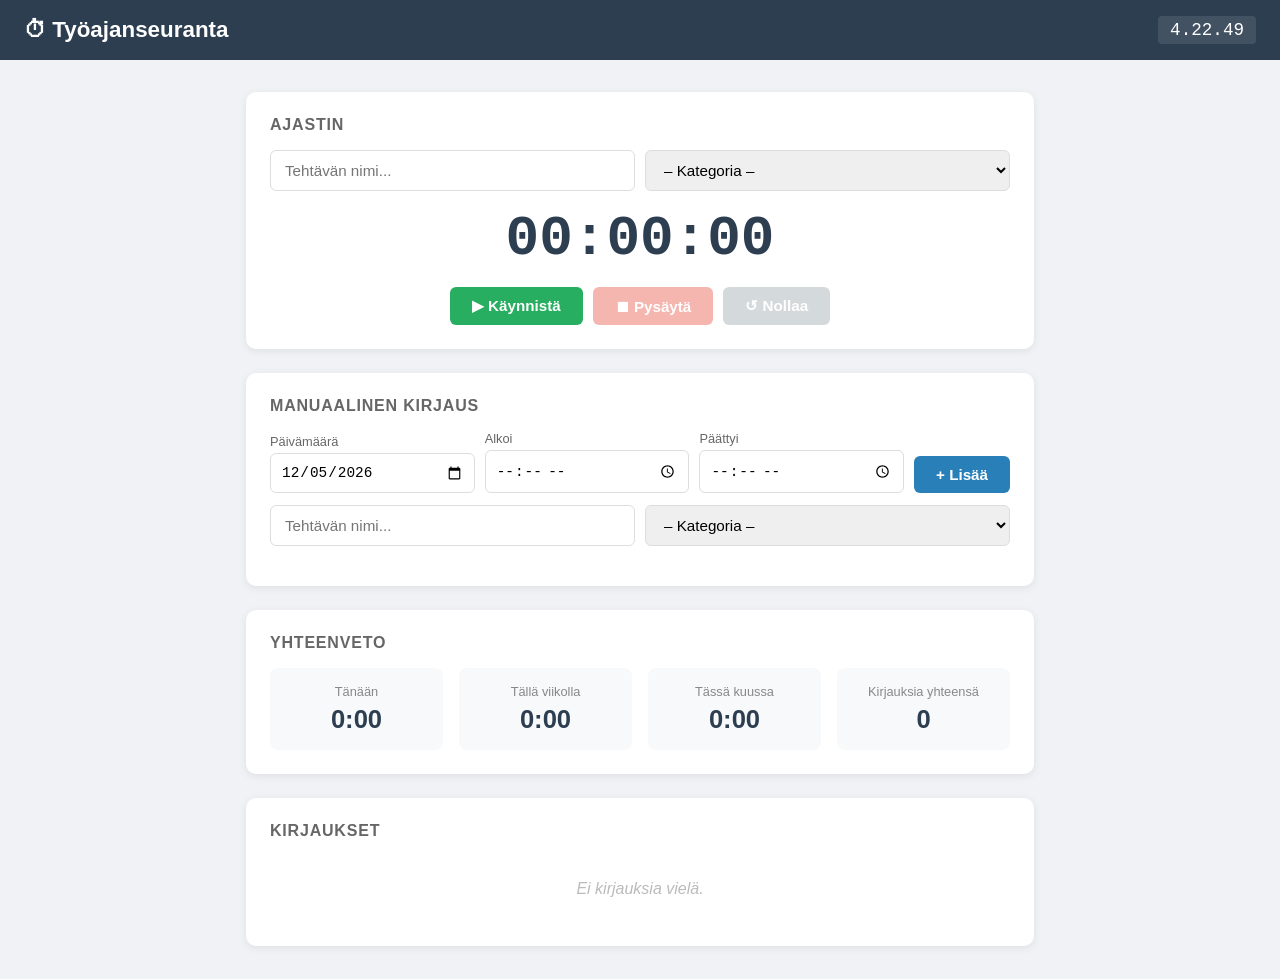
<file: tyoajanseuranta.html>
<!DOCTYPE html>
<html lang="fi">
<head>
    <meta charset="UTF-8">
    <meta name="viewport" content="width=device-width, initial-scale=1.0">
    <title>Työajanseuranta</title>
    <style>
        * { box-sizing: border-box; margin: 0; padding: 0; }

        body {
            font-family: 'Segoe UI', Arial, sans-serif;
            background: #f0f2f5;
            color: #333;
            min-height: 100vh;
        }

        header {
            background: #2c3e50;
            color: white;
            padding: 16px 24px;
            display: flex;
            align-items: center;
            justify-content: space-between;
        }

        header h1 { font-size: 1.4rem; font-weight: 600; }

        #kello {
            font-size: 1.1rem;
            font-family: monospace;
            background: rgba(255,255,255,0.1);
            padding: 4px 12px;
            border-radius: 4px;
        }

        main {
            max-width: 820px;
            margin: 32px auto;
            padding: 0 16px;
        }

        .card {
            background: white;
            border-radius: 10px;
            box-shadow: 0 2px 8px rgba(0,0,0,0.08);
            padding: 24px;
            margin-bottom: 24px;
        }

        .card h2 {
            font-size: 1rem;
            text-transform: uppercase;
            letter-spacing: 0.05em;
            color: #666;
            margin-bottom: 16px;
        }

        .timer-display {
            font-size: 3.5rem;
            font-family: monospace;
            font-weight: 700;
            color: #2c3e50;
            text-align: center;
            margin: 16px 0;
        }

        .timer-display.running { color: #27ae60; }

        .task-row {
            display: flex;
            gap: 10px;
            margin-bottom: 16px;
            flex-wrap: wrap;
        }

        input[type="text"], select {
            flex: 1;
            min-width: 160px;
            padding: 10px 14px;
            border: 1px solid #ddd;
            border-radius: 6px;
            font-size: 0.95rem;
        }

        input[type="text"]:focus, select:focus {
            outline: none;
            border-color: #2c3e50;
        }

        .btn {
            padding: 10px 22px;
            border: none;
            border-radius: 6px;
            font-size: 0.95rem;
            cursor: pointer;
            font-weight: 600;
            transition: opacity 0.15s;
        }

        .btn:hover { opacity: 0.85; }
        .btn:disabled { opacity: 0.4; cursor: not-allowed; }

        .btn-green  { background: #27ae60; color: white; }
        .btn-red    { background: #e74c3c; color: white; }
        .btn-blue   { background: #2980b9; color: white; }
        .btn-gray   { background: #95a5a6; color: white; }

        .btn-row {
            display: flex;
            gap: 10px;
            justify-content: center;
            flex-wrap: wrap;
        }

        /* Manual entry */
        .manual-grid {
            display: grid;
            grid-template-columns: 1fr 1fr 1fr auto;
            gap: 10px;
            align-items: end;
        }

        .manual-grid label { display: block; font-size: 0.8rem; color: #666; margin-bottom: 4px; }

        input[type="date"], input[type="time"] {
            width: 100%;
            padding: 10px 10px;
            border: 1px solid #ddd;
            border-radius: 6px;
            font-size: 0.9rem;
        }

        /* Log table */
        table {
            width: 100%;
            border-collapse: collapse;
            font-size: 0.9rem;
        }

        th {
            text-align: left;
            padding: 10px 12px;
            border-bottom: 2px solid #eee;
            font-size: 0.8rem;
            text-transform: uppercase;
            color: #888;
        }

        td {
            padding: 10px 12px;
            border-bottom: 1px solid #f0f0f0;
        }

        tr:last-child td { border-bottom: none; }
        tr:hover td { background: #fafafa; }

        .tag {
            display: inline-block;
            padding: 2px 8px;
            border-radius: 12px;
            font-size: 0.78rem;
            font-weight: 600;
            background: #ecf0f1;
            color: #555;
        }

        .del-btn {
            background: none;
            border: none;
            color: #e74c3c;
            cursor: pointer;
            font-size: 1rem;
            padding: 2px 6px;
            border-radius: 4px;
        }

        .del-btn:hover { background: #fdecea; }

        /* Summary */
        .summary-grid {
            display: grid;
            grid-template-columns: repeat(auto-fit, minmax(160px, 1fr));
            gap: 16px;
        }

        .summary-box {
            background: #f8f9fa;
            border-radius: 8px;
            padding: 16px;
            text-align: center;
        }

        .summary-box .label { font-size: 0.8rem; color: #888; margin-bottom: 6px; }
        .summary-box .value { font-size: 1.6rem; font-weight: 700; color: #2c3e50; }

        .empty-msg { text-align: center; color: #bbb; padding: 24px 0; font-style: italic; }

        @media (max-width: 540px) {
            .manual-grid { grid-template-columns: 1fr 1fr; }
            .manual-grid .btn { grid-column: span 2; }
            .timer-display { font-size: 2.5rem; }
        }
    </style>
</head>
<body>

<header>
    <h1>⏱ Työajanseuranta</h1>
    <div id="kello"></div>
</header>

<main>

    <!-- Timer -->
    <div class="card">
        <h2>Ajastin</h2>
        <div class="task-row">
            <input type="text" id="tehtava" placeholder="Tehtävän nimi..." />
            <select id="kategoria">
                <option value="">– Kategoria –</option>
                <option>Kehitys</option>
                <option>Suunnittelu</option>
                <option>Kokoukset</option>
                <option>Testaus</option>
                <option>Dokumentointi</option>
                <option>Muu</option>
            </select>
        </div>
        <div id="ajastinNaytto" class="timer-display">00:00:00</div>
        <div class="btn-row">
            <button class="btn btn-green" id="btnKaynnista" onclick="kaynnista()">▶ Käynnistä</button>
            <button class="btn btn-red"   id="btnPysayta"  onclick="pysayta()" disabled>⏹ Pysäytä</button>
            <button class="btn btn-gray"  id="btnNollaa"   onclick="nollaa()"  disabled>↺ Nollaa</button>
        </div>
    </div>

    <!-- Manual entry -->
    <div class="card">
        <h2>Manuaalinen kirjaus</h2>
        <div class="manual-grid">
            <div>
                <label>Päivämäärä</label>
                <input type="date" id="mPvm" />
            </div>
            <div>
                <label>Alkoi</label>
                <input type="time" id="mAlkoi" />
            </div>
            <div>
                <label>Päättyi</label>
                <input type="time" id="mPaattyi" />
            </div>
            <button class="btn btn-blue" onclick="kirjaaManuaalisesti()" style="align-self:end">+ Lisää</button>
        </div>
        <div class="task-row" style="margin-top:12px">
            <input type="text" id="mTehtava" placeholder="Tehtävän nimi..." />
            <select id="mKategoria">
                <option value="">– Kategoria –</option>
                <option>Kehitys</option>
                <option>Suunnittelu</option>
                <option>Kokoukset</option>
                <option>Testaus</option>
                <option>Dokumentointi</option>
                <option>Muu</option>
            </select>
        </div>
    </div>

    <!-- Summary -->
    <div class="card" id="yhteenvetoKortti">
        <h2>Yhteenveto</h2>
        <div class="summary-grid">
            <div class="summary-box">
                <div class="label">Tänään</div>
                <div class="value" id="sumTanaan">0:00</div>
            </div>
            <div class="summary-box">
                <div class="label">Tällä viikolla</div>
                <div class="value" id="sumViikko">0:00</div>
            </div>
            <div class="summary-box">
                <div class="label">Tässä kuussa</div>
                <div class="value" id="sumKuukausi">0:00</div>
            </div>
            <div class="summary-box">
                <div class="label">Kirjauksia yhteensä</div>
                <div class="value" id="sumLkm">0</div>
            </div>
        </div>
    </div>

    <!-- Log -->
    <div class="card">
        <h2>Kirjaukset</h2>
        <div id="logiSisalto"></div>
    </div>

</main>

<script>
    // ── State ──────────────────────────────────────────────────────────────────
    let kirjaukset = JSON.parse(localStorage.getItem('tyoajat') || '[]');
    let ajastinAlkoi = null;
    let ajastinInterval = null;
    let kulunutMs = 0;

    // ── Clock ──────────────────────────────────────────────────────────────────
    function paivitaKello() {
        document.getElementById('kello').textContent =
            new Date().toLocaleTimeString('fi-FI');
    }
    paivitaKello();
    setInterval(paivitaKello, 1000);

    // ── Timer ──────────────────────────────────────────────────────────────────
    function muotoileAika(ms) {
        const s = Math.floor(ms / 1000);
        const h = Math.floor(s / 3600);
        const m = Math.floor((s % 3600) / 60);
        const ss = s % 60;
        return [h, m, ss].map(v => String(v).padStart(2, '0')).join(':');
    }

    function kaynnista() {
        ajastinAlkoi = Date.now() - kulunutMs;
        ajastinInterval = setInterval(() => {
            kulunutMs = Date.now() - ajastinAlkoi;
            const naytto = document.getElementById('ajastinNaytto');
            naytto.textContent = muotoileAika(kulunutMs);
            naytto.classList.add('running');
        }, 500);
        document.getElementById('btnKaynnista').disabled = true;
        document.getElementById('btnPysayta').disabled = false;
        document.getElementById('btnNollaa').disabled = false;
    }

    function pysayta() {
        clearInterval(ajastinInterval);
        ajastinInterval = null;
        document.getElementById('ajastinNaytto').classList.remove('running');

        if (kulunutMs > 1000) {
            const nyt = new Date();
            const alku = new Date(ajastinAlkoi);
            lisaaKirjaus({
                id: Date.now(),
                tehtava: document.getElementById('tehtava').value.trim() || 'Nimetön tehtävä',
                kategoria: document.getElementById('kategoria').value || 'Muu',
                pvm: alku.toISOString().slice(0, 10),
                alkoi: alku.toTimeString().slice(0, 5),
                paattyi: nyt.toTimeString().slice(0, 5),
                kestoms: kulunutMs
            });
        }
        document.getElementById('btnKaynnista').disabled = false;
        document.getElementById('btnPysayta').disabled = true;
    }

    function nollaa() {
        clearInterval(ajastinInterval);
        ajastinInterval = null;
        kulunutMs = 0;
        ajastinAlkoi = null;
        const naytto = document.getElementById('ajastinNaytto');
        naytto.textContent = '00:00:00';
        naytto.classList.remove('running');
        document.getElementById('btnKaynnista').disabled = false;
        document.getElementById('btnPysayta').disabled = true;
        document.getElementById('btnNollaa').disabled = true;
    }

    // ── Manual entry ───────────────────────────────────────────────────────────
    function kirjaaManuaalisesti() {
        const pvm     = document.getElementById('mPvm').value;
        const alkoi   = document.getElementById('mAlkoi').value;
        const paattyi = document.getElementById('mPaattyi').value;
        const tehtava = document.getElementById('mTehtava').value.trim();
        const kat     = document.getElementById('mKategoria').value;

        if (!pvm || !alkoi || !paattyi) { alert('Täytä päivämäärä, alkoi ja päättyi.'); return; }

        const alkoiMs   = new Date(pvm + 'T' + alkoi).getTime();
        const paattyiMs = new Date(pvm + 'T' + paattyi).getTime();
        if (paattyiMs <= alkoiMs) { alert('Päättymisajan on oltava aloitusajan jälkeen.'); return; }

        lisaaKirjaus({
            id: Date.now(),
            tehtava: tehtava || 'Nimetön tehtävä',
            kategoria: kat || 'Muu',
            pvm,
            alkoi,
            paattyi,
            kestoms: paattyiMs - alkoiMs
        });

        document.getElementById('mPvm').value = '';
        document.getElementById('mAlkoi').value = '';
        document.getElementById('mPaattyi').value = '';
        document.getElementById('mTehtava').value = '';
        document.getElementById('mKategoria').value = '';
    }

    // ── Data helpers ───────────────────────────────────────────────────────────
    function lisaaKirjaus(k) {
        kirjaukset.unshift(k);
        tallenna();
        paivitaNakyma();
    }

    function poistaKirjaus(id) {
        kirjaukset = kirjaukset.filter(k => k.id !== id);
        tallenna();
        paivitaNakyma();
    }

    function tallenna() {
        localStorage.setItem('tyoajat', JSON.stringify(kirjaukset));
    }

    function muotoileKesto(ms) {
        const totalMin = Math.floor(ms / 60000);
        const h = Math.floor(totalMin / 60);
        const m = totalMin % 60;
        return h > 0 ? `${h}t ${m}min` : `${m}min`;
    }

    function msYhteensa(lista) {
        return lista.reduce((s, k) => s + k.kestoms, 0);
    }

    function tanaanStr() { return new Date().toISOString().slice(0, 10); }

    function viikkoAlku() {
        const d = new Date();
        const day = d.getDay() === 0 ? 6 : d.getDay() - 1; // Mon = 0
        d.setDate(d.getDate() - day);
        return d.toISOString().slice(0, 10);
    }

    function kuukausiAlku() {
        const d = new Date();
        return `${d.getFullYear()}-${String(d.getMonth() + 1).padStart(2, '0')}-01`;
    }

    // ── Render ─────────────────────────────────────────────────────────────────
    function paivitaNakyma() {
        paivitaYhteenveto();
        paivitaLogi();
    }

    function paivitaYhteenveto() {
        const tanaan   = kirjaukset.filter(k => k.pvm === tanaanStr());
        const viikko   = kirjaukset.filter(k => k.pvm >= viikkoAlku());
        const kuukausi = kirjaukset.filter(k => k.pvm >= kuukausiAlku());

        document.getElementById('sumTanaan').textContent    = muotoileKestoLyhyt(msYhteensa(tanaan));
        document.getElementById('sumViikko').textContent    = muotoileKestoLyhyt(msYhteensa(viikko));
        document.getElementById('sumKuukausi').textContent  = muotoileKestoLyhyt(msYhteensa(kuukausi));
        document.getElementById('sumLkm').textContent       = kirjaukset.length;
    }

    function muotoileKestoLyhyt(ms) {
        const totalMin = Math.floor(ms / 60000);
        const h = Math.floor(totalMin / 60);
        const m = totalMin % 60;
        return `${h}:${String(m).padStart(2, '0')}`;
    }

    function paivitaLogi() {
        const el = document.getElementById('logiSisalto');
        if (kirjaukset.length === 0) {
            el.innerHTML = '<p class="empty-msg">Ei kirjauksia vielä.</p>';
            return;
        }

        const rivit = kirjaukset.map(k => `
            <tr>
                <td>${k.pvm}</td>
                <td>${k.alkoi} – ${k.paattyi}</td>
                <td>${k.tehtava}</td>
                <td><span class="tag">${k.kategoria}</span></td>
                <td>${muotoileKesto(k.kestoms)}</td>
                <td><button class="del-btn" onclick="poistaKirjaus(${k.id})" title="Poista">✕</button></td>
            </tr>`).join('');

        el.innerHTML = `
            <table>
                <thead>
                    <tr>
                        <th>Päivä</th>
                        <th>Aika</th>
                        <th>Tehtävä</th>
                        <th>Kategoria</th>
                        <th>Kesto</th>
                        <th></th>
                    </tr>
                </thead>
                <tbody>${rivit}</tbody>
            </table>`;
    }

    // ── Init ───────────────────────────────────────────────────────────────────
    document.getElementById('mPvm').value = tanaanStr();
    paivitaNakyma();
</script>
</body>
</html>
</file>
<file: bloxyard/css/style.css>
* { box-sizing: border-box; }
html, body {
  margin:0; padding:0; width:100%; height:100%;
  font-family: Arial, Helvetica, sans-serif;
  background:#e3e3e3; color:#333;
  overflow:hidden;
}

#canvasWrap { position:fixed; inset:0; z-index:1; display:none; }
#canvasWrap.active { display:block; }
canvas { display:block; width:100%; height:100%; cursor:pointer; }

/* ==== TOPBAR ==== */
#topbar {
  position:fixed; top:0; left:0; right:0; height:48px; z-index:40;
  background:linear-gradient(#4a86c8, #245686);
  border-bottom:2px solid #143a5c;
  display:none;
  align-items:center;
  padding:0 16px;
  box-shadow:0 2px 4px rgba(0,0,0,0.3);
}
#topbar.active { display:flex; }
.logo { font-weight:bold; font-size:20px; letter-spacing:1px; margin-right:28px; text-shadow:1px 1px 0 rgba(0,0,0,0.3); }
.logo-blox { color:#ffb100; }
.logo-yard { color:#ffffff; }
#mainNav { display:flex; gap:4px; flex:1; }
#mainNav a {
  color:#fff; text-decoration:none; font-size:13px; font-weight:bold;
  padding:8px 14px; border-radius:3px;
}
#mainNav a:hover { background:rgba(255,255,255,0.15); }
#mainNav a.active { background:rgba(0,0,0,0.25); }
.topbar-right { display:flex; align-items:center; gap:14px; }
.currency {
  background:#ffb100; color:#4a2f00; font-weight:bold; font-size:13px;
  padding:5px 10px; border-radius:3px; border:1px solid #b87e00;
}
.userChip { color:#fff; font-size:14px; font-weight:bold; }
.smallBtn {
  font-family:inherit; font-size:12px; font-weight:bold; color:#fff;
  background:#c0392b; border:1px solid #7c2117; border-radius:3px;
  padding:6px 12px; cursor:pointer;
}
.smallBtn:hover { background:#d8483a; }

.notifWrap { position:relative; }
.iconBtn {
  position:relative; display:flex; align-items:center; justify-content:center;
  width:32px; height:32px; padding:0; color:#fff;
  background:rgba(255,255,255,0.12); border:1px solid rgba(255,255,255,0.35); border-radius:3px;
  cursor:pointer;
}
.iconBtn:hover { background:rgba(255,255,255,0.22); }
.notifDot {
  position:absolute; top:-3px; right:-3px; width:10px; height:10px; border-radius:50%;
  background:#e64545; border:2px solid #245686;
}
.notifDot.hidden { display:none; }
.notifPanel {
  position:absolute; top:calc(100% + 8px); right:0; width:280px; z-index:60;
  background:#fff; border:1px solid #b9b9b9; border-radius:3px; box-shadow:0 4px 14px rgba(0,0,0,0.3);
  display:none; color:#333;
}
.notifPanel.open { display:block; }
.notifTitle {
  background:linear-gradient(#4a86c8, #386d9e); color:#fff; font-weight:bold; font-size:12px;
  padding:9px 12px; border-radius:2px 2px 0 0; letter-spacing:0.3px;
}
#notifList { list-style:none; margin:0; padding:6px 0; max-height:260px; overflow-y:auto; }
#notifList li { padding:9px 12px; font-size:12px; line-height:1.5; border-bottom:1px solid #eee; }
#notifList li:last-child { border-bottom:none; }

/* ==== SCREENS ==== */
.screen {
  position:fixed; inset:0; z-index:10; display:none;
  overflow-y:auto;
}
.screen.active { display:block; }
#screen-login.active, #screen-home.active, #screen-games.active, #screen-avatar.active {
  padding-top:0;
}
#screen-home.active, #screen-games.active, #screen-avatar.active { background:#e3e3e3; padding-top:48px; }
#screen-play.active { background:transparent; pointer-events:none; }

/* ==== LOGIN ==== */
#screen-login {
  background: radial-gradient(circle at center, #3a5c82 0%, #16273b 100%);
}
.loginCard {
  width:340px; margin:9vh auto 0; background:#fff; border:1px solid #999;
  border-radius:4px; box-shadow:0 4px 18px rgba(0,0,0,0.4); padding:28px 30px;
  text-align:center;
}
.loginLogo { font-size:28px; font-weight:bold; margin-bottom:2px; }
.loginLogo .logo-blox { color:#e08900; }
.loginLogo .logo-yard { color:#245686; }
.loginSub { color:#777; font-size:13px; margin-bottom:22px; }
.loginCard label { display:block; text-align:left; font-size:12px; font-weight:bold; color:#555; margin:10px 0 4px; }
.loginCard input {
  width:100%; font-family:inherit; font-size:14px; padding:8px 10px;
  border:1px solid #bbb; border-radius:3px; outline:none;
}
.loginCard input:focus { border-color:#4a86c8; }
#loginBtn {
  width:100%; margin-top:18px; font-family:inherit; font-weight:bold; font-size:14px;
  padding:10px 0; background:#3aa43a; color:#fff; border:1px solid #237023; border-radius:3px;
  cursor:pointer;
}
#loginBtn:hover { background:#48b848; }
#loginBtn:active { background:#2c7a2c; }
.loginHint { margin-top:14px; font-size:11px; color:#999; }

/* ==== LAYOUT ==== */
.pageWrap { display:flex; gap:16px; max-width:1080px; margin:0 auto; padding:16px; align-items:flex-start; }
.sidebar { width:220px; flex-shrink:0; display:flex; flex-direction:column; gap:16px; }
.mainCol { flex:1; display:flex; flex-direction:column; gap:16px; min-width:0; }
.mainColWide { flex:1; display:flex; flex-direction:column; gap:16px; min-width:0; }

.panel { background:#fff; border:1px solid #b9b9b9; border-radius:3px; box-shadow:0 1px 3px rgba(0,0,0,0.15); }
.panelHeader {
  background:linear-gradient(#4a86c8, #386d9e); color:#fff; font-weight:bold; font-size:13px;
  padding:9px 14px; border-radius:3px 3px 0 0; letter-spacing:0.3px;
}
.panelBody { padding:14px; }

/* ==== USER CARD / SIDEBAR ==== */
.userCard { text-align:center; padding:18px 10px; }
.miniFigure { display:flex; flex-direction:column; align-items:center; margin:0 auto 10px; }
.mfHead, .mfTorso, .mfLegs div { border:1px solid rgba(0,0,0,0.25); }
.mfHead { width:34px; height:28px; margin-bottom:2px; }
.mfTorso { width:42px; height:44px; }
.mfLegs { display:flex; gap:2px; }
.mfLegs div { width:18px; height:28px; }
.userCardName { font-weight:bold; font-size:15px; margin:6px 0 8px; }
.sidebarLink { font-size:12px; color:#245686; text-decoration:none; }
.sidebarLink:hover { text-decoration:underline; }

.sideNav { list-style:none; margin:0; padding:6px 0; }
.sideNav li a {
  display:block; padding:10px 14px; font-size:13px; color:#333; text-decoration:none; font-weight:bold;
  border-bottom:1px solid #eee;
}
.sideNav li:last-child a { border-bottom:none; }
.sideNav li a:hover { background:#f0f4fa; color:#245686; }

/* ==== GAME CARDS ==== */
.gamesGrid { display:flex; gap:16px; flex-wrap:wrap; }
.gameCard { width:220px; border:1px solid #ccc; border-radius:3px; overflow:hidden; background:#fafafa; }
.gameThumb {
  height:120px; display:flex; align-items:center; justify-content:center; position:relative;
  color:rgba(255,255,255,0.95); font-weight:bold; font-size:14px; letter-spacing:1px;
  text-shadow:1px 1px 2px rgba(0,0,0,0.5);
}
.gameThumb .playerCount {
  position:absolute; bottom:6px; right:8px; font-size:11px; font-weight:normal;
  background:rgba(0,0,0,0.55); padding:2px 7px; border-radius:2px;
}
.gameInfo { padding:10px 12px; }
.gameName { font-size:14px; font-weight:bold; color:#245686; margin-bottom:4px; }
.gameDesc { font-size:12px; color:#777; margin-bottom:10px; min-height:32px; line-height:1.4; }
.joinBtn {
  width:100%; font-family:inherit; font-weight:bold; font-size:12px;
  padding:8px 0; background:#3aa43a; color:#fff; border:1px solid #237023; border-radius:3px; cursor:pointer;
}
.joinBtn:hover { background:#48b848; }
.joinBtn.locked { background:#aaa; color:#eee; border-color:#888; cursor:not-allowed; }

/* ==== INVENTORY (static, home panel) ==== */
.invGridStatic { display:grid; grid-template-columns:repeat(auto-fill, minmax(90px,1fr)); gap:10px; }
.invGridStatic .invSlot, #invGrid .invSlot {
  background:#f2f2f2; border:1px solid #ccc; border-radius:3px; aspect-ratio:1;
  display:flex; flex-direction:column; align-items:center; justify-content:center;
  font-size:12px; text-align:center; padding:4px; color:#444;
}
.invSlot .cnt { color:#e08900; font-weight:bold; font-size:14px; }
.emptyMsg { color:#999; font-size:13px; padding:6px 0; }

/* ==== AVATAR SCREEN ==== */
.avatarLayout { flex-direction:row; display:flex; gap:16px; }
.avatarPreviewPanel { flex:1; }
.avatarCustomizePanel { width:300px; flex-shrink:0; }
.avatarCanvasArea { height:420px; padding:0; background:#cfd8e3; border-radius:0 0 3px 3px; overflow:hidden; }
.avatarCanvasArea canvas { display:block; }

.customizeRow { display:flex; gap:16px; margin:14px 0; }
.customizeGroup { display:flex; flex-direction:column; gap:6px; }
.customizeLabel { font-size:11px; font-weight:bold; color:#777; letter-spacing:0.5px; }
.swatchRow { display:flex; gap:5px; flex-wrap:wrap; }
.swatch { width:22px; height:22px; border:2px solid #999; border-radius:2px; cursor:pointer; }
.swatch.selected { border-color:#245686; box-shadow:0 0 0 2px #ffb100; }
.hatGroup { margin-top:4px; }
.hatGroup label { font-size:11px; font-weight:bold; color:#777; cursor:pointer; }
#hoodieRow, #backpackRow, #pantsStyleRow, #petRow { display:none; margin-top:4px; }
#hoodieRow.show, #backpackRow.show, #pantsStyleRow.show, #petRow.show { display:flex; }
#hoodieRow label, #backpackRow label { font-size:11px; font-weight:bold; color:#777; cursor:pointer; }
.chipRow { display:flex; flex-wrap:wrap; gap:6px; }
.chip {
  font-family:inherit; font-size:11px; font-weight:bold; padding:6px 10px;
  background:#f2f2f2; color:#333; border:1px solid #ccc; border-radius:3px; cursor:pointer;
}
.chip:hover { background:#e6e6e6; }
.chip.selected { background:#245686; color:#fff; border-color:#173a5c; }

/* ==== MARKETPLACE ==== */
.marketSection { margin-bottom:22px; }
.marketSection:last-child { margin-bottom:0; }
.marketSectionTitle {
  font-size:13px; font-weight:bold; color:#245686; letter-spacing:0.5px;
  margin-bottom:10px; padding-bottom:6px; border-bottom:2px solid #e0e0e0;
}
.marketGrid { display:flex; gap:16px; flex-wrap:wrap; }
.marketCard { width:180px; border:1px solid #ccc; border-radius:3px; overflow:hidden; background:#fafafa; }
.marketThumb {
  height:90px; display:flex; align-items:center; justify-content:center;
  color:rgba(255,255,255,0.95); font-weight:bold; font-size:12px; text-align:center; padding:8px;
  text-shadow:1px 1px 2px rgba(0,0,0,0.5);
}
.marketInfo { padding:10px; }
.marketName { font-size:13px; font-weight:bold; color:#333; margin-bottom:6px; }
.marketBuyBtn {
  width:100%; font-family:inherit; font-weight:bold; font-size:12px; padding:8px 0;
  background:#3aa43a; color:#fff; border:1px solid #237023; border-radius:3px; cursor:pointer;
}
.marketBuyBtn:hover { background:#48b848; }
.marketBuyBtn.owned { background:#888; border-color:#666; cursor:default; }
.marketBuyBtn.owned:hover { background:#888; }
.marketBuyBtn.cantAfford { background:#bbb; border-color:#999; cursor:not-allowed; }
.marketBuyBtn.cantAfford:hover { background:#bbb; }

.avatarCustomizePanel input[type="text"] {
  width:100%; font-family:inherit; font-size:13px; padding:7px 9px; border:1px solid #bbb; border-radius:3px; margin-bottom:4px;
}
#avatarSaveBtn {
  width:100%; margin-top:14px; font-family:inherit; font-weight:bold; font-size:13px;
  padding:9px 0; background:#3aa43a; color:#fff; border:1px solid #237023; border-radius:3px; cursor:pointer;
}
#avatarSaveBtn:hover { background:#48b848; }
.savedMsg { text-align:center; color:#3aa43a; font-size:12px; font-weight:bold; margin-top:8px; opacity:0; transition:opacity 0.3s; }
.savedMsg.show { opacity:1; }

/* ==== PLAY HUD ==== */
#playHud { position:fixed; inset:0; pointer-events:none; z-index:20; display:none; }
#screen-play.active #playHud { display:block; }
#nickTag {
  position:absolute; top:16px; left:16px; font-size:15px; font-weight:bold; color:#ffb100;
  text-shadow:1px 1px 0 #000; background:rgba(0,0,0,0.45); padding:6px 14px; border:2px solid #ffb100; border-radius:3px;
}
#gameTitleTag {
  position:absolute; top:16px; left:50%; transform:translateX(-50%); font-size:14px; font-weight:bold; color:#fff;
  text-shadow:1px 1px 0 #000; background:rgba(0,0,0,0.45); padding:6px 14px; border-radius:3px;
}
#controlsHint {
  position:absolute; bottom:14px; left:16px; font-size:12px; color:#eee;
  text-shadow:1px 1px 0 #000; background:rgba(0,0,0,0.45); padding:6px 12px; border-radius:3px;
}
#invHint {
  position:absolute; bottom:14px; right:16px; font-size:13px; font-weight:bold; color:#ffb100;
  background:rgba(0,0,0,0.5); border:2px solid #ffb100; padding:6px 14px; border-radius:3px;
}
#pickupToast {
  position:absolute; top:64px; left:16px; font-size:14px; font-weight:bold; color:#3aa43a;
  background:rgba(0,0,0,0.5); padding:5px 12px; border-radius:3px; opacity:0; transition:opacity 0.3s;
}
#centerToast {
  position:absolute; top:45%; left:50%; transform:translate(-50%,-50%); font-size:20px; font-weight:bold;
  color:#fff; text-shadow:2px 2px 0 #000; background:rgba(0,0,0,0.55); padding:16px 28px; border-radius:4px;
  opacity:0; transition:opacity 0.3s; text-align:center;
}
#zombieHud {
  position:absolute; bottom:14px; left:50%; transform:translateX(-50%); display:none;
  flex-direction:column; align-items:center; gap:5px;
}
#zombieHud.active { display:flex; }
#waveText {
  font-size:12px; font-weight:bold; color:#eee; text-shadow:1px 1px 0 #000;
  background:rgba(0,0,0,0.45); padding:3px 12px; border-radius:3px;
}
#hpBarWrap {
  position:relative; width:220px; height:20px; background:rgba(0,0,0,0.5);
  border:2px solid #7c2117; border-radius:3px; overflow:hidden;
}
#hpBarFill { height:100%; width:100%; background:linear-gradient(#4fbf4f,#2f8f2f); transition:width 0.2s, background 0.2s; }
#hpText {
  position:absolute; inset:0; display:flex; align-items:center; justify-content:center;
  font-size:11px; font-weight:bold; color:#fff; text-shadow:1px 1px 0 #000;
}
#timerHud {
  position:absolute; top:52px; left:50%; transform:translateX(-50%); display:none;
  font-size:13px; font-weight:bold; color:#ffb100; text-shadow:1px 1px 0 #000;
  background:rgba(0,0,0,0.5); border:2px solid #ffb100; padding:5px 14px; border-radius:3px;
}
#timerHud.active { display:block; }

/* ==== INVENTORY PANEL (in-game) ==== */
#inventoryPanel {
  position:fixed; top:50%; left:50%; transform:translate(-50%,-50%);
  width:420px; background:#fff; border:2px solid #245686; border-radius:4px; z-index:30; display:none;
  pointer-events:auto;
}
#inventoryPanel.active { display:block; }
#invTitleBar {
  background:linear-gradient(#4a86c8, #386d9e); color:#fff; padding:10px; text-align:center;
  font-weight:bold; font-size:13px; letter-spacing:1px; border-radius:2px 2px 0 0;
}
#invGrid { display:grid; grid-template-columns:repeat(4,1fr); gap:10px; padding:16px; min-height:120px; }
#invClose { text-align:center; padding-bottom:12px; color:#888; font-size:12px; }

/* ==== PAUSE MENU (in-game, ESC) ==== */
#pauseMenu {
  position:fixed; top:50%; left:50%; transform:translate(-50%,-50%);
  width:360px; background:#fff; border:2px solid #245686; border-radius:4px; z-index:35; display:none;
  pointer-events:auto;
}
#pauseMenu.active { display:block; }
#pauseTitleBar {
  background:linear-gradient(#4a86c8, #386d9e); color:#fff; padding:10px; text-align:center;
  font-weight:bold; font-size:13px; letter-spacing:1px; border-radius:2px 2px 0 0;
}
#pauseBody { padding:16px; }
.pauseLobbyHeader { font-size:12px; font-weight:bold; color:#777; margin-bottom:8px; letter-spacing:0.3px; }
#pauseLobbyList { display:flex; flex-direction:column; gap:2px; margin-bottom:16px; max-height:180px; overflow-y:auto; }
.playerRow { display:flex; align-items:center; gap:8px; padding:7px 8px; border-radius:3px; }
.playerRow:nth-child(odd) { background:#f5f5f5; }
.playerDot { width:9px; height:9px; border-radius:50%; background:#aaa; flex-shrink:0; }
.playerDot.you { background:#3aa43a; }
.playerName { font-size:13px; color:#333; }
.pauseButtons { display:flex; gap:10px; }
.pauseBtn {
  flex:1; font-family:inherit; font-weight:bold; font-size:13px; padding:10px 0;
  border-radius:3px; cursor:pointer; color:#fff;
}
.resumeBtn { background:#3aa43a; border:1px solid #237023; }
.resumeBtn:hover { background:#48b848; }
.leaveBtn { background:#c0392b; border:1px solid #7c2117; }
.leaveBtn:hover { background:#d8483a; }

/* ==== BLOXIES BADGE + BUY MODAL ==== */
.bloxiesBadge {
  display:flex; align-items:center; gap:6px;
  background:#6a3fc0; color:#fff; font-weight:bold; font-size:13px;
  padding:5px 6px 5px 10px; border-radius:3px; border:1px solid #4a2a8c;
}
.plusBtn {
  width:20px; height:20px; line-height:1; font-family:inherit; font-weight:bold; font-size:14px;
  background:rgba(255,255,255,0.2); color:#fff; border:1px solid rgba(255,255,255,0.5); border-radius:3px;
  cursor:pointer; padding:0;
}
.plusBtn:hover { background:rgba(255,255,255,0.35); }

.modalOverlay {
  position:fixed; inset:0; z-index:70; display:none;
  background:rgba(0,0,0,0.5); align-items:center; justify-content:center;
}
.modalOverlay.open { display:flex; }
.modalCard { width:440px; max-width:90vw; background:#fff; border-radius:4px; overflow:hidden; box-shadow:0 8px 24px rgba(0,0,0,0.4); }
.modalTitleBar {
  background:linear-gradient(#4a86c8, #386d9e); color:#fff; padding:12px; text-align:center;
  font-weight:bold; font-size:14px; letter-spacing:1px;
}
.modalBody { padding:18px; }
.bloxiesNote { font-size:12px; color:#777; line-height:1.5; margin-bottom:16px; text-align:center; }
.bloxiesPackages { display:grid; grid-template-columns:1fr 1fr; gap:12px; }
.bloxiesPackageCard { border:1px solid #ddd; border-radius:3px; padding:12px; text-align:center; background:#fafafa; }
.bloxiesAmount { font-weight:bold; color:#6a3fc0; font-size:14px; margin-bottom:2px; }
.bloxiesPrice { font-size:12px; color:#888; margin-bottom:10px; }
.bloxiesBuyBtn {
  width:100%; font-family:inherit; font-weight:bold; font-size:12px; padding:7px 0;
  background:#3aa43a; color:#fff; border:1px solid #237023; border-radius:3px; cursor:pointer;
}
.bloxiesBuyBtn:hover { background:#48b848; }
.modalCloseBtn {
  width:100%; font-family:inherit; font-weight:bold; font-size:12px; padding:10px 0;
  background:#eee; color:#555; border:none; border-top:1px solid #ddd; cursor:pointer;
}
.modalCloseBtn:hover { background:#e2e2e2; }

.globalToast {
  position:fixed; top:60px; left:50%; transform:translateX(-50%); z-index:80;
  background:#222; color:#fff; font-size:13px; font-weight:bold; padding:10px 18px; border-radius:4px;
  box-shadow:0 4px 12px rgba(0,0,0,0.3); opacity:0; pointer-events:none; transition:opacity 0.25s;
}
.globalToast.show { opacity:1; }

/* ==== CREATE (EDITOR) ==== */
/* The screen itself must not capture clicks — they need to reach the
   canvas underneath so raycasting can place/remove objects. */
#screen-create { pointer-events:none; }
#createHud { position:fixed; inset:0; pointer-events:none; z-index:20; display:none; }
#screen-create.active #createHud { display:block; }
#createPalette {
  position:absolute; top:64px; left:16px; width:180px; background:#fff; border:2px solid #245686;
  border-radius:4px; padding:12px; pointer-events:auto;
}
.paletteTitle { font-weight:bold; font-size:12px; color:#245686; letter-spacing:1px; margin-bottom:8px; }
.paletteItem {
  display:block; width:100%; font-family:inherit; font-weight:bold; font-size:12px;
  padding:8px 0; margin-bottom:6px; background:#f2f2f2; color:#333; border:1px solid #ccc;
  border-radius:3px; cursor:pointer; text-align:center;
}
.paletteItem:hover { background:#e6e6e6; }
.paletteItem.selected { background:#3aa43a; color:#fff; border-color:#237023; }
.clearItem { background:#c0392b; color:#fff; border-color:#7c2117; margin-top:6px; }
.clearItem:hover { background:#d8483a; }
#blockColorRow { display:flex; flex-wrap:wrap; gap:5px; margin-bottom:8px; }
#createHint {
  position:absolute; bottom:14px; left:16px; font-size:12px; color:#eee;
  text-shadow:1px 1px 0 #000; background:rgba(0,0,0,0.45); padding:6px 12px; border-radius:3px;
}
.playtestItem { background:#2e6fdb; color:#fff; border-color:#1a4a9e; margin-bottom:12px; }
.playtestItem:hover { background:#3f80ec; }
#playtestHud {
  display:none; position:absolute; top:64px; left:50%; transform:translateX(-50%);
  flex-direction:column; align-items:center; gap:8px; pointer-events:auto;
}
#playtestHud.active { display:flex; }
#playtestBanner {
  font-size:12px; font-weight:bold; color:#fff; text-shadow:1px 1px 0 #000;
  background:rgba(0,0,0,0.5); padding:6px 14px; border-radius:3px;
}
#stopPlaytestBtn {
  font-family:inherit; font-weight:bold; font-size:12px; padding:8px 16px;
  background:#c0392b; color:#fff; border:1px solid #7c2117; border-radius:3px; cursor:pointer;
}
#stopPlaytestBtn:hover { background:#d8483a; }

@media (max-width: 720px) {
  .pageWrap { flex-direction:column; }
  .sidebar { width:100%; }
  .avatarLayout { flex-direction:column; }
  .avatarCustomizePanel { width:100%; }
}
</file>
